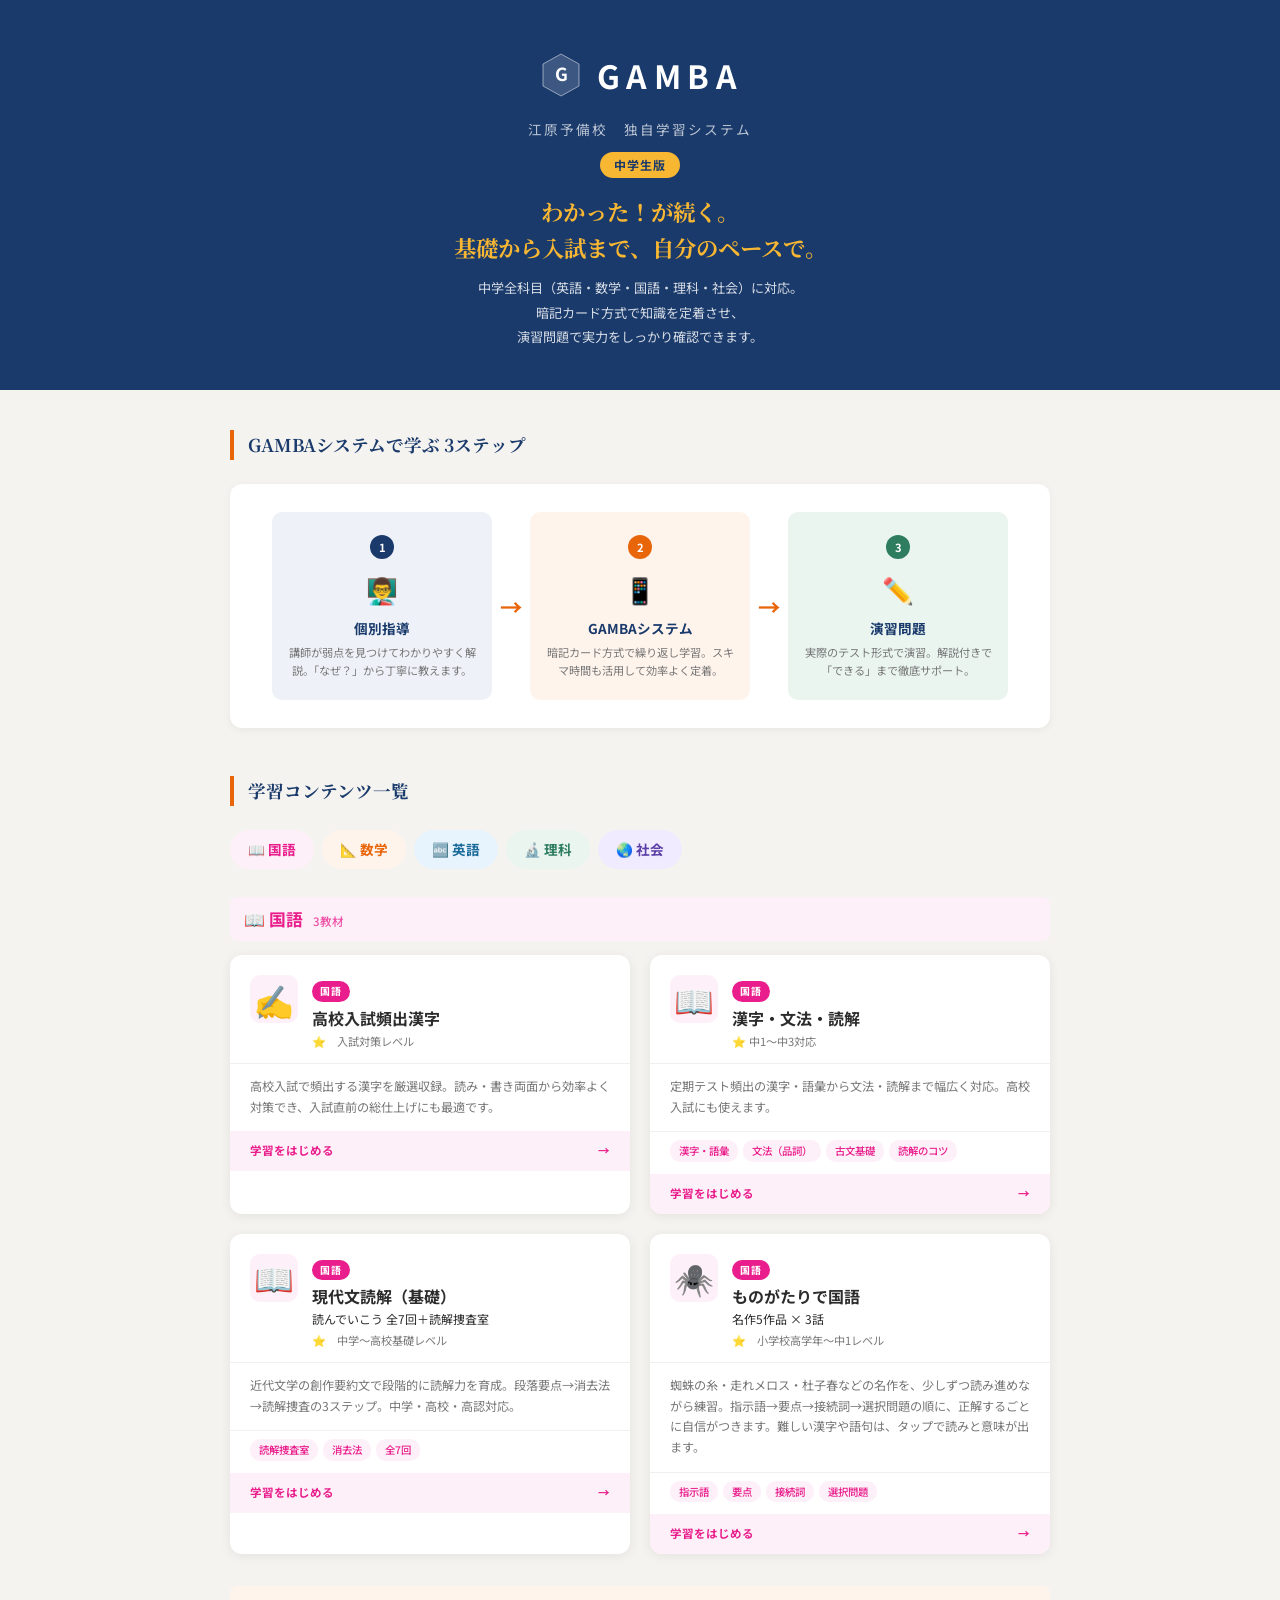
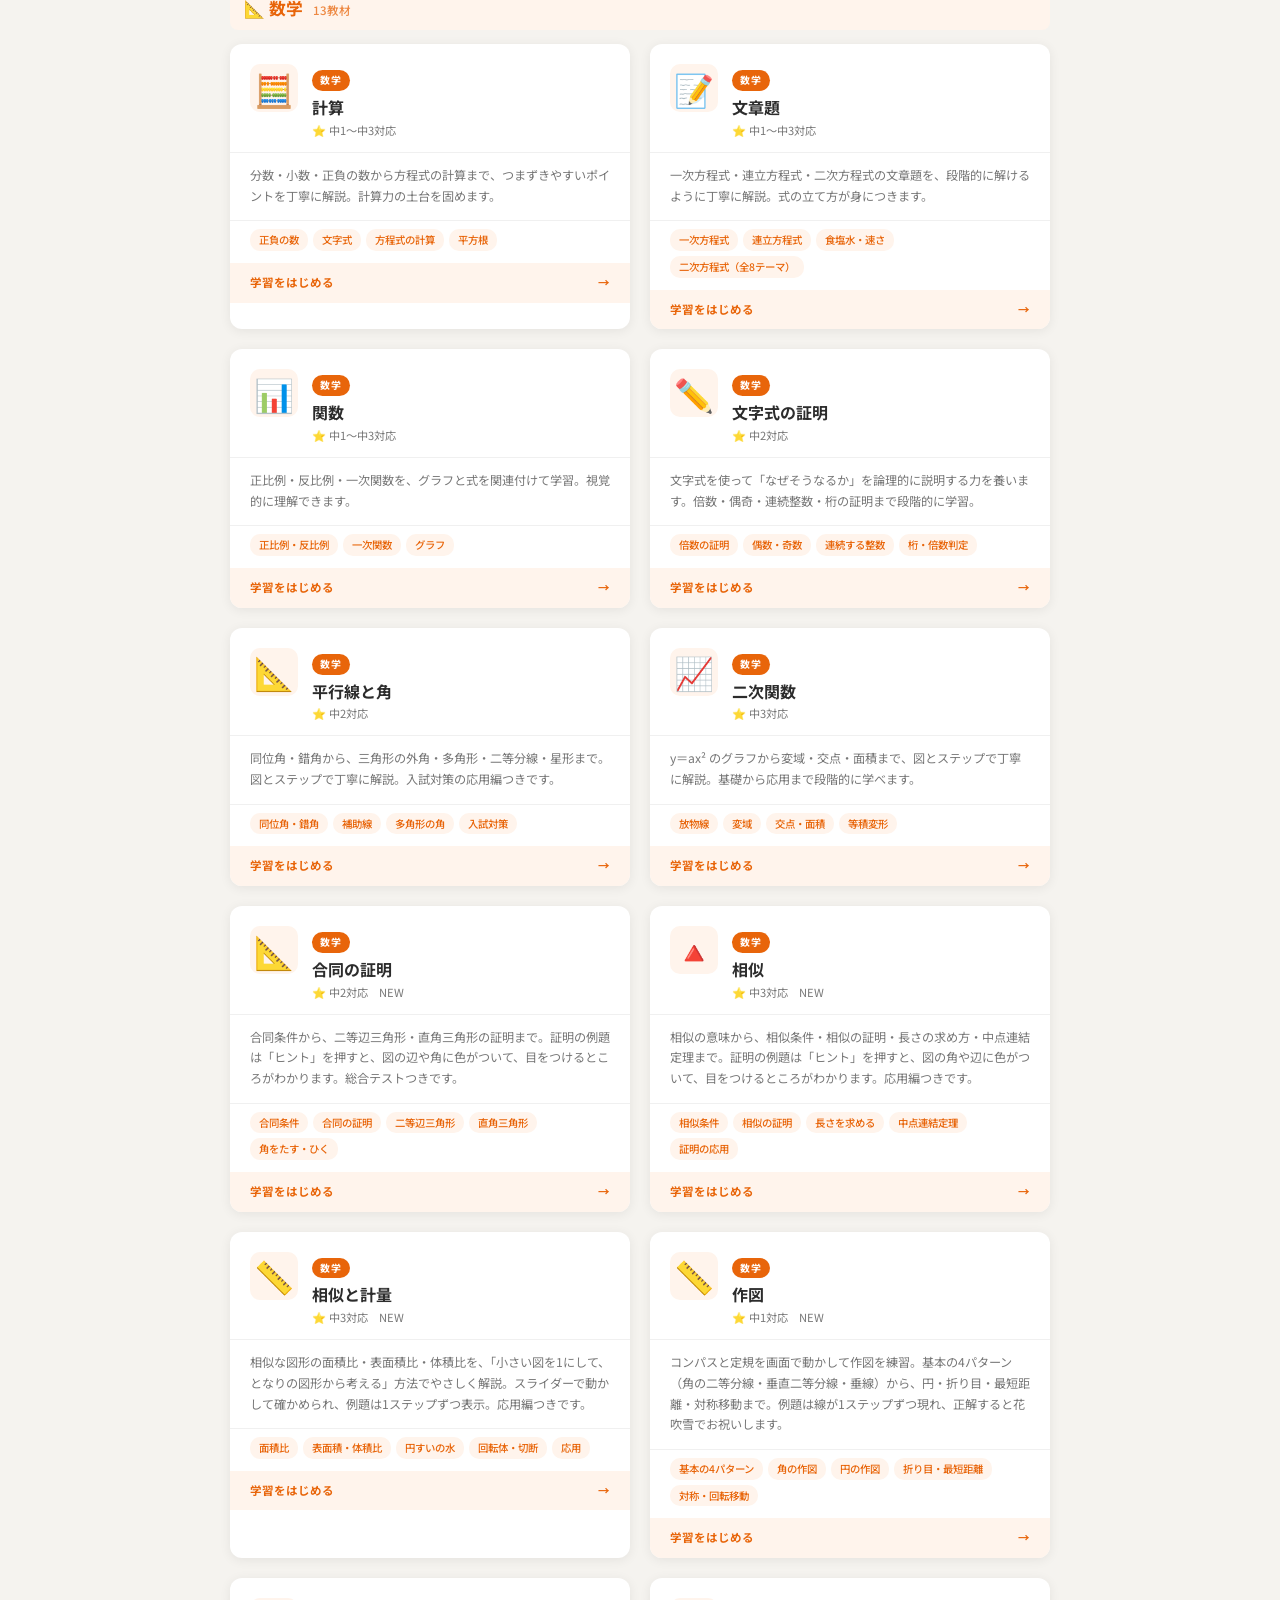
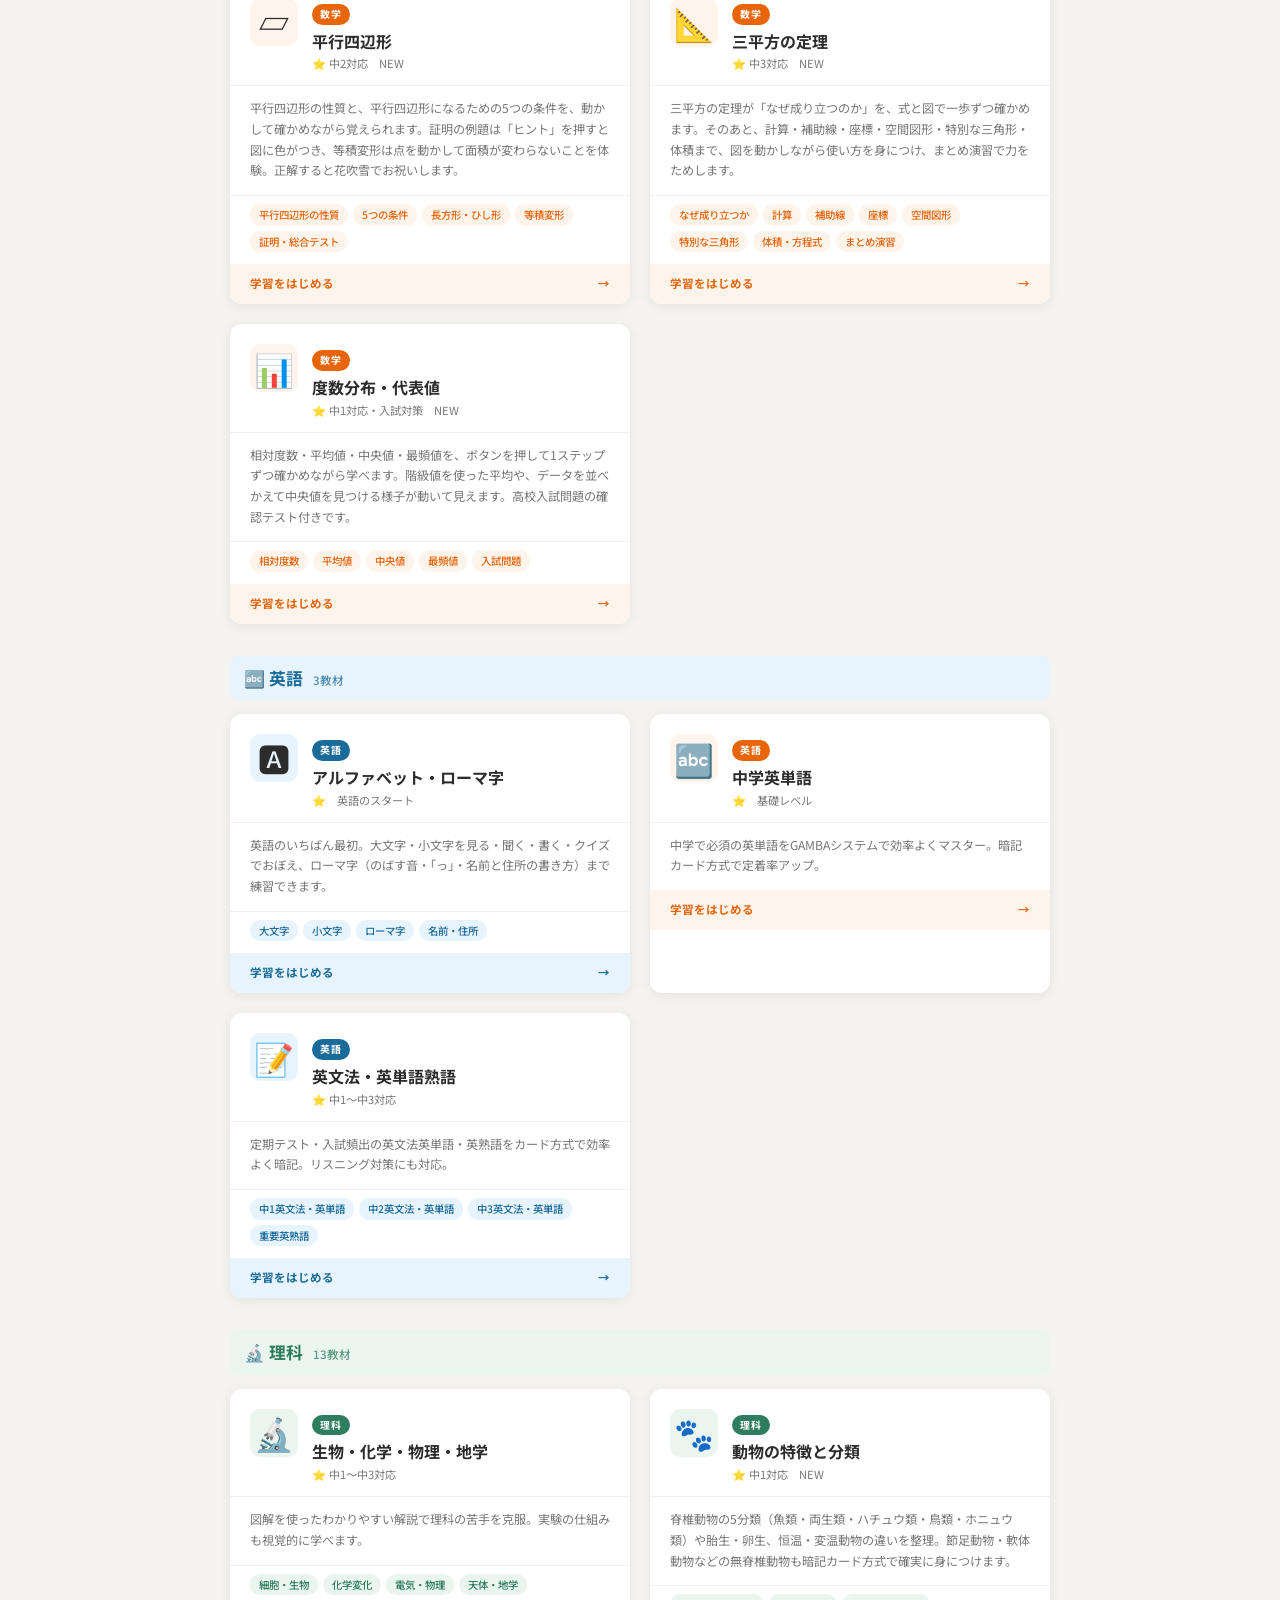
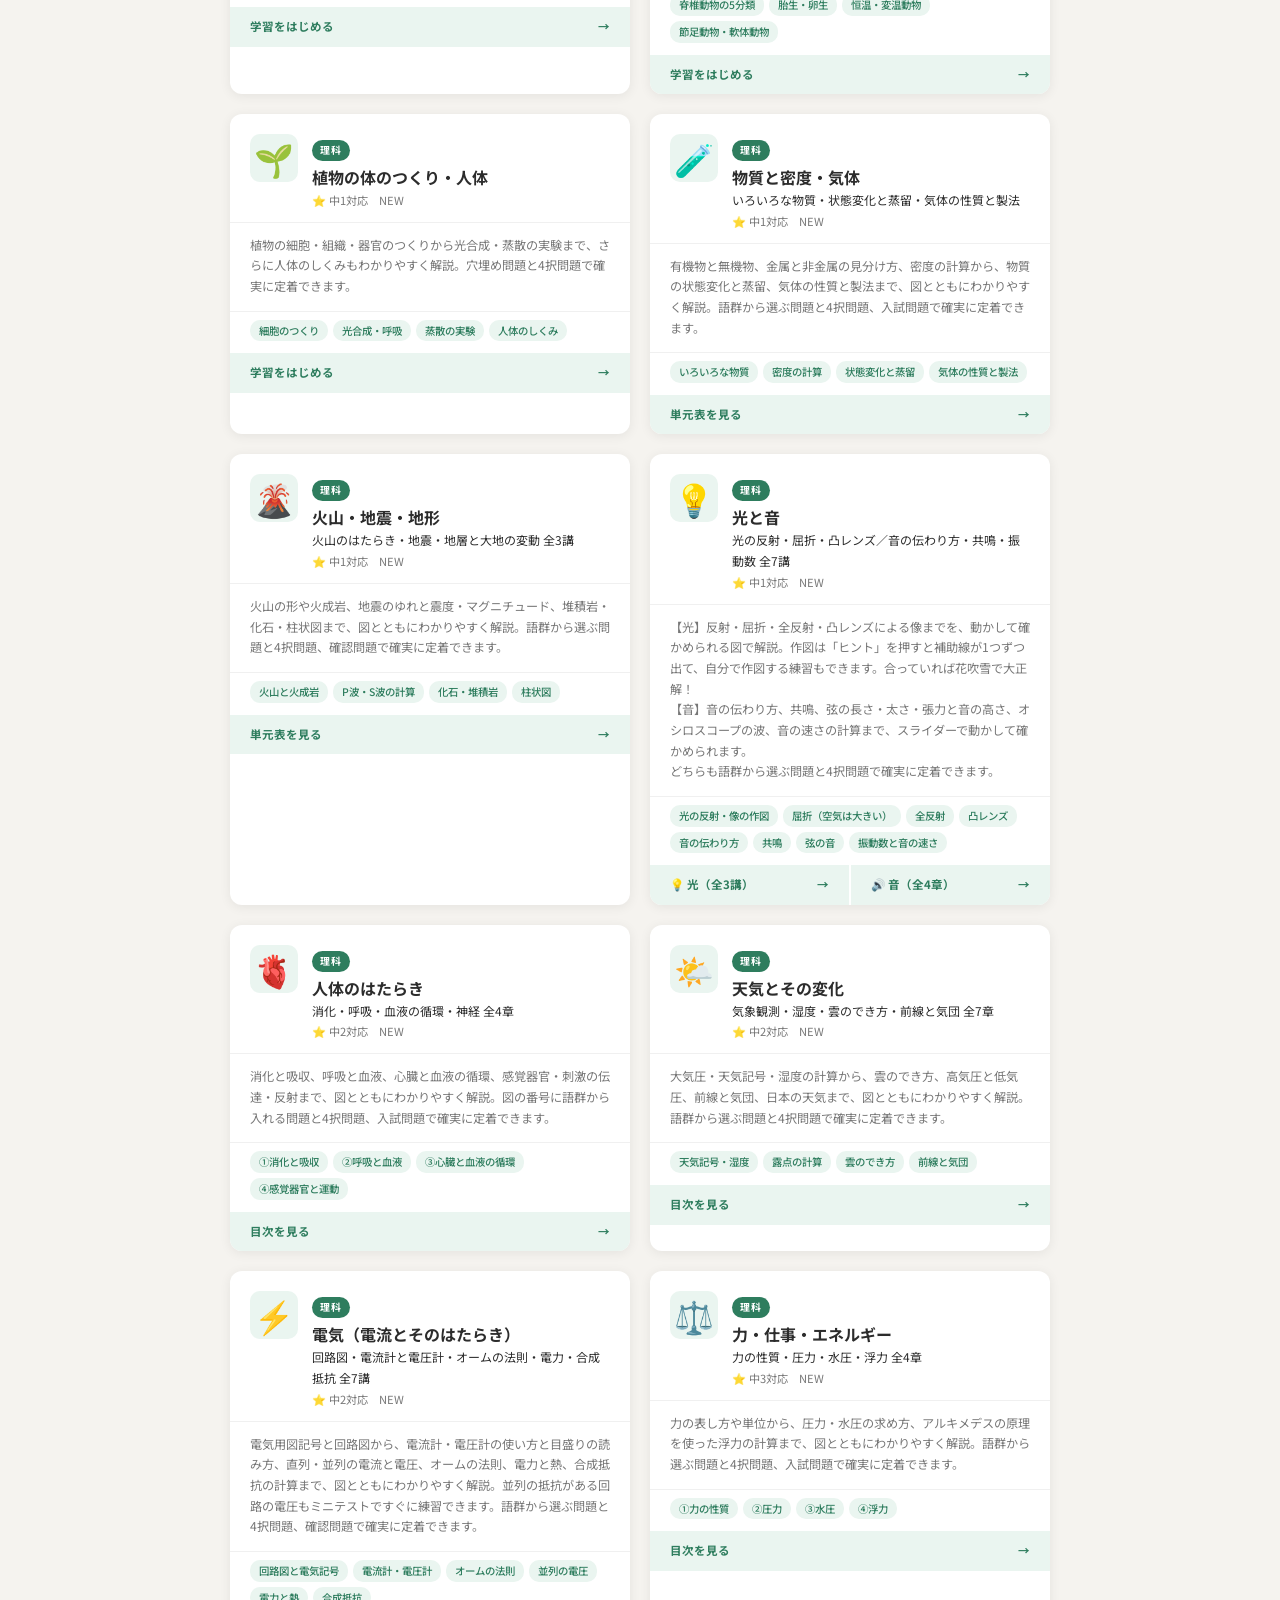
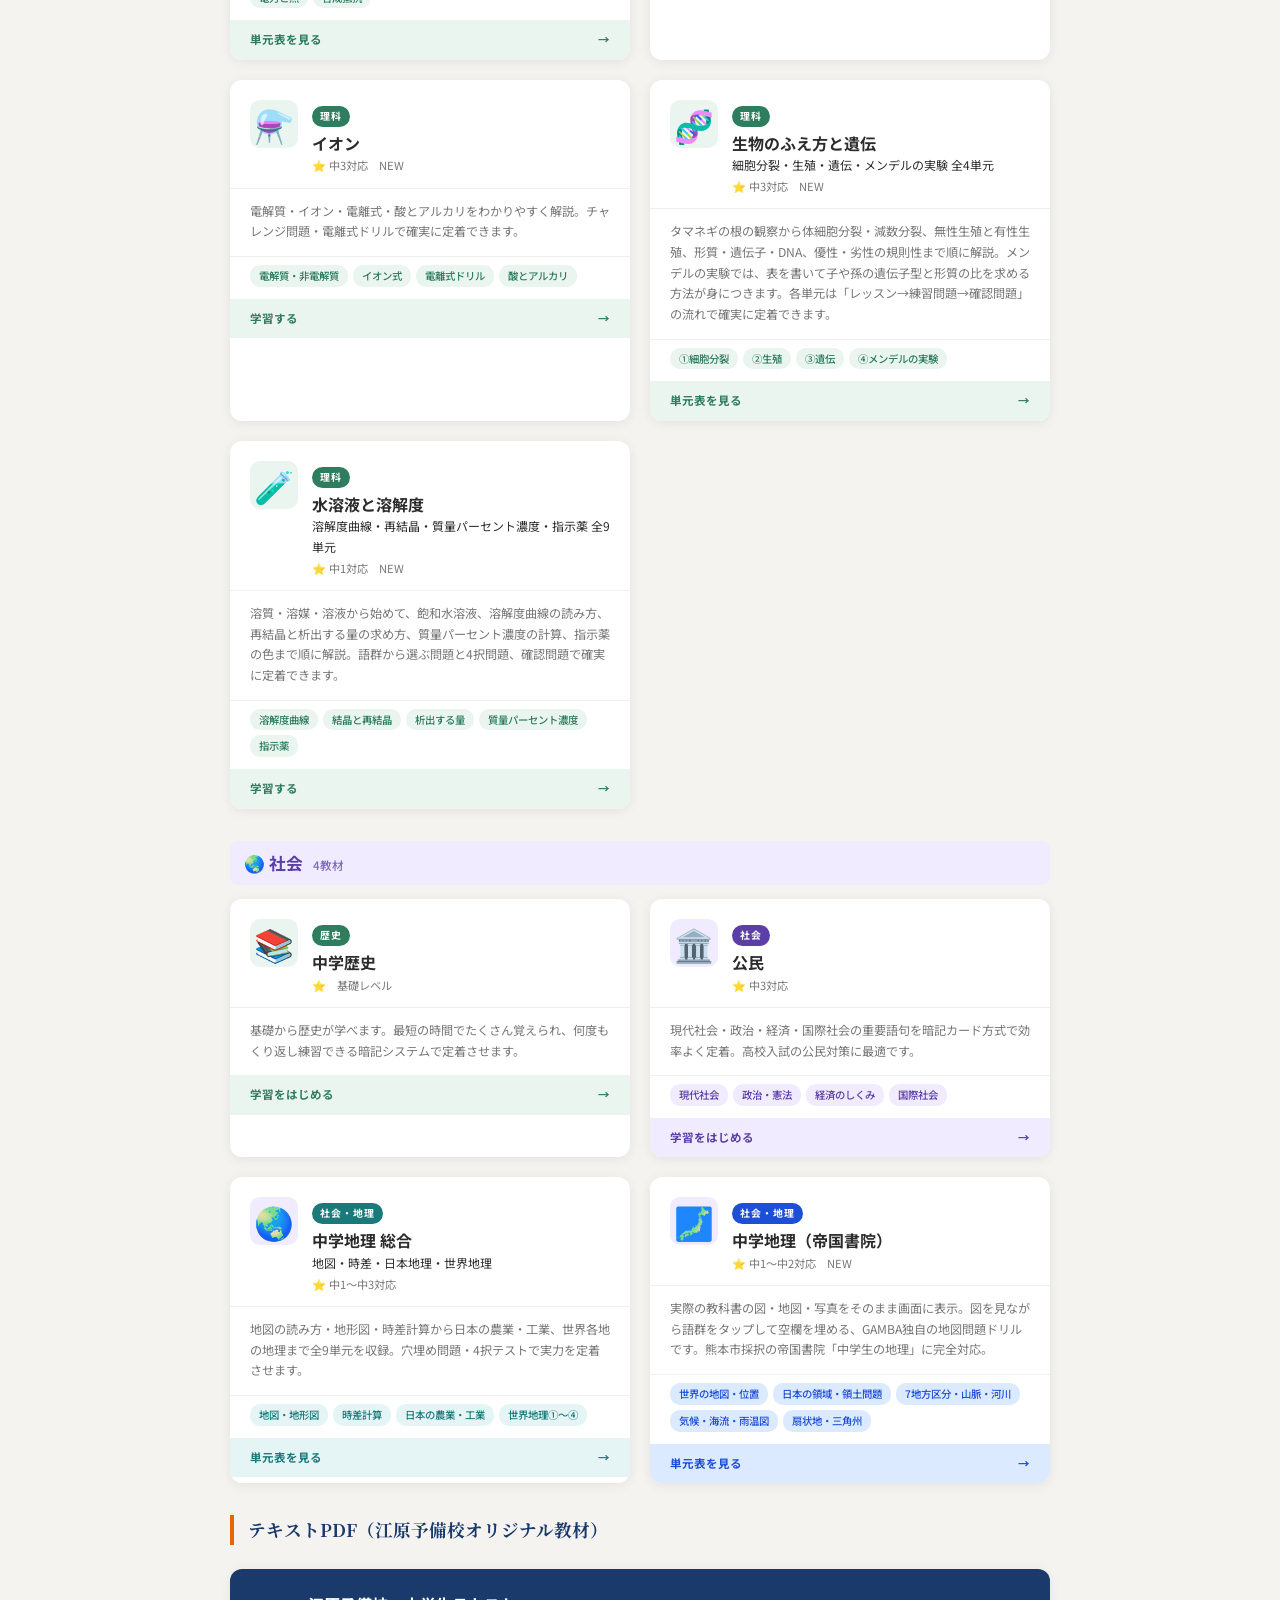
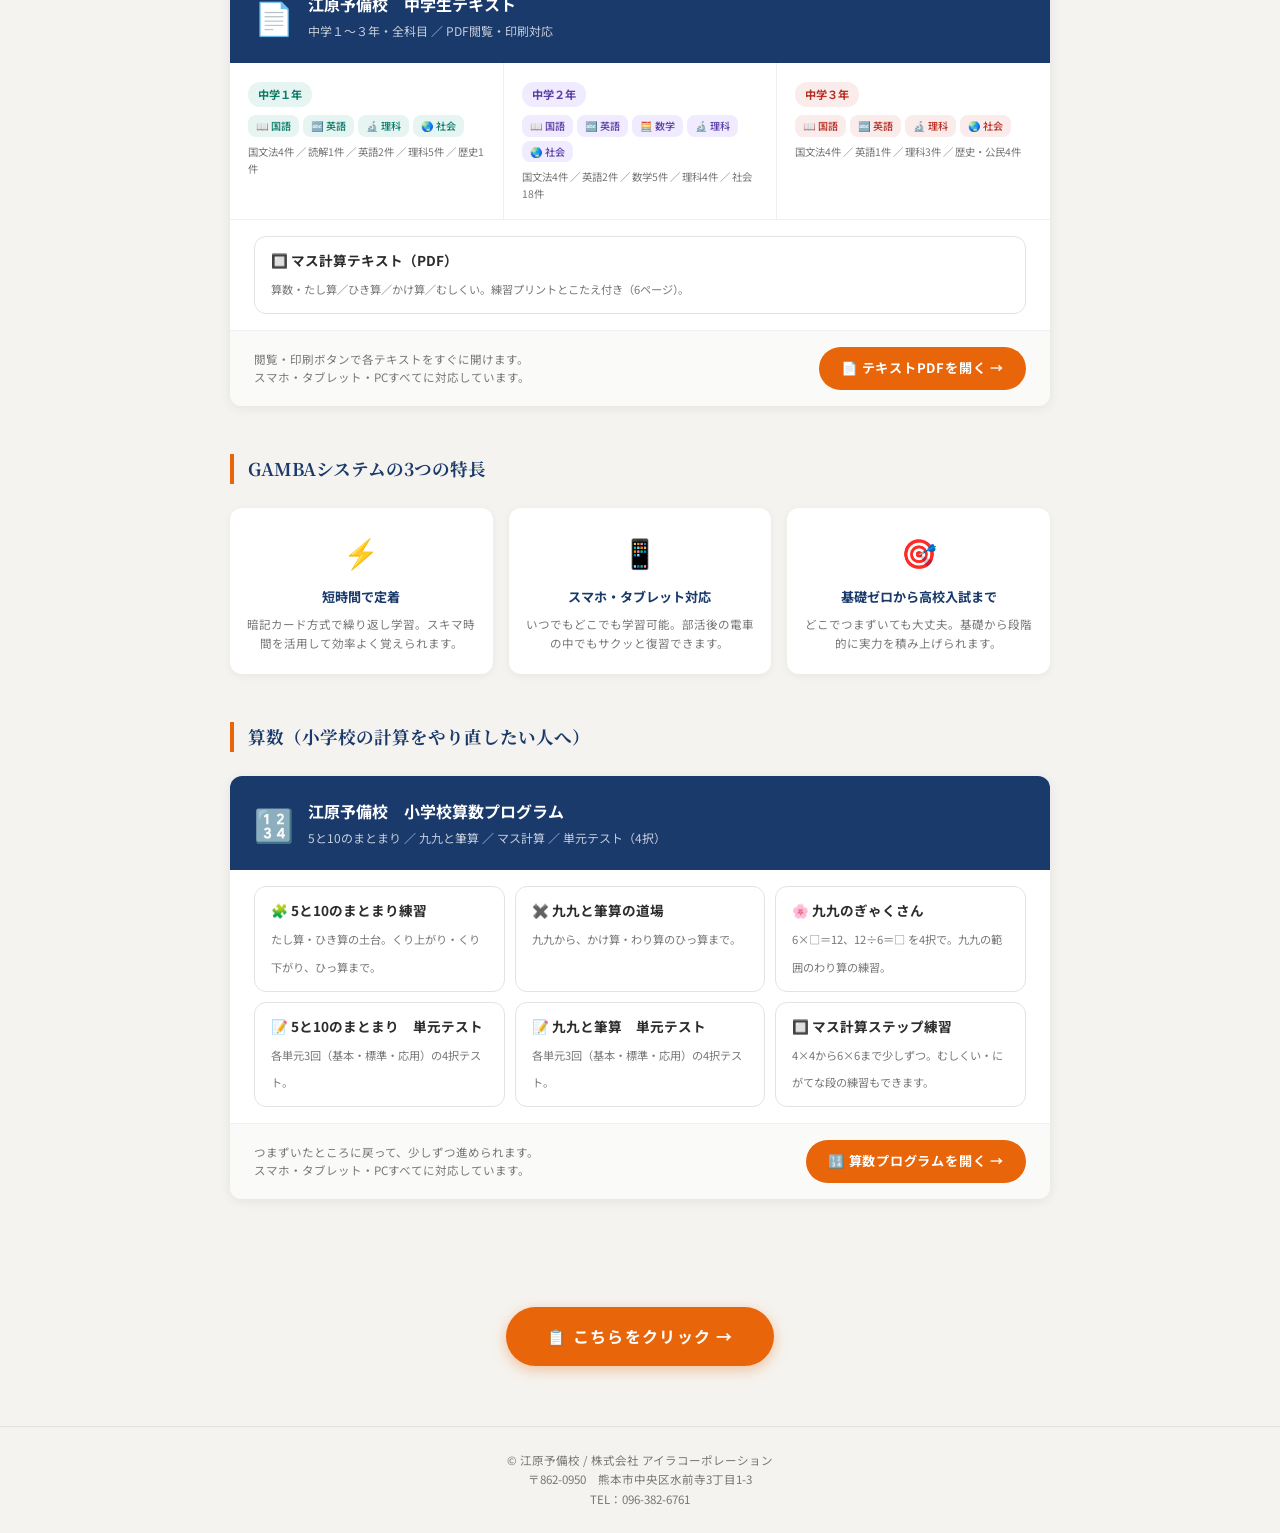
<file: gamba_chugaku_seito.html>
<!DOCTYPE html>
<html lang="ja">
<head>
<meta charset="UTF-8">
<meta name="viewport" content="width=device-width, initial-scale=1.0">
<title>GAMBAシステム 中学生用｜江原予備校</title>
<style>
  @import url('https://fonts.googleapis.com/css2?family=Noto+Sans+JP:wght@400;500;700&family=Noto+Serif+JP:wght@700&display=swap');
  :root {
    --navy: #1a3a6b; --navy-light: #eef2f8;
    --orange: #e8650a; --orange-light: #fff4ec;
    --gold: #f7b733; --text: #2c2c2c; --muted: #777;
    --bg: #f5f3ef; --white: #ffffff; --radius: 12px;
    --pink: #e91e8c; --pink-light: #fdf0f8;
  }
  * { margin:0; padding:0; box-sizing:border-box; }
  body { font-family:'Noto Sans JP',sans-serif; background:var(--bg); color:var(--text); line-height:1.7; }

  /* ===== パスワード保護オーバーレイ ===== */
  #pw-overlay {
    position: fixed; inset: 0; z-index: 9999;
    background: var(--navy);
    display: flex; align-items: center; justify-content: center;
    flex-direction: column;
  }
  #pw-box {
    background: white; border-radius: 16px; padding: 40px 32px;
    text-align: center; width: 90%; max-width: 380px;
    box-shadow: 0 8px 40px rgba(0,0,0,0.3);
  }
  #pw-logo {
    font-size: 2rem; font-weight: 700; letter-spacing: 0.2em;
    color: var(--navy); margin-bottom: 4px;
  }
  #pw-subtitle {
    font-size: 0.78rem; color: var(--muted); margin-bottom: 24px; letter-spacing: 0.1em;
  }
  .pw-label {
    font-size: 0.78rem; font-weight: 700; color: var(--navy);
    margin-bottom: 6px; display: block; text-align: left;
  }
  .pw-input {
    width: 100%; padding: 12px 16px; border: 2px solid #ddd; border-radius: 8px;
    font-size: 1rem; font-family: inherit; outline: none; text-align: left;
    letter-spacing: 0.05em; transition: border-color 0.2s;
    margin-bottom: 12px;
  }
  .pw-input:focus { border-color: var(--navy); }
  .pw-input.error { border-color: #e53e3e; animation: shake 0.3s ease; }
  @keyframes shake {
    0%,100%{ transform:translateX(0); }
    25%{ transform:translateX(-6px); }
    75%{ transform:translateX(6px); }
  }
  #pw-btn {
    width: 100%; padding: 12px; background: var(--orange); color: white;
    border: none; border-radius: 8px; font-size: 0.95rem; font-weight: 700;
    font-family: inherit; cursor: pointer; letter-spacing: 0.08em;
    transition: opacity 0.2s;
  }
  #pw-btn:hover { opacity: 0.85; }
  #pw-error {
    color: #e53e3e; font-size: 0.78rem; margin-top: 10px;
    display: none; font-weight: 700;
  }
  #pw-badge {
    width: 56px; height: 56px; margin: 0 auto 16px;
  }

  /* ===== ヒーロー ===== */
  .hero { background: var(--navy); color: white; padding: 48px 24px 40px; text-align: center; }
  .logo-wrap { display: inline-flex; align-items: center; gap: 12px; margin-bottom: 16px; }
  .logo-badge { width: 48px; height: 48px; }
  .logo-name { font-size: 2rem; font-weight: 700; letter-spacing: 0.2em; color: white; }
  .hero-sub { font-size: 0.85rem; color: rgba(255,255,255,0.7); letter-spacing: 0.15em; margin-bottom: 8px; }
  .hero-tag { display: inline-block; background: var(--gold); color: #1a3a6b; font-size: 0.75rem; font-weight: 700; padding: 3px 14px; border-radius: 20px; margin-bottom: 16px; letter-spacing: 0.08em; }
  .hero-catch { font-family: 'Noto Serif JP', serif; font-size: 1.4rem; font-weight: 700; color: var(--gold); margin-bottom: 10px; line-height: 1.6; }
  .hero-desc { font-size: 0.82rem; color: rgba(255,255,255,0.82); max-width: 500px; margin: 0 auto; line-height: 1.9; }

  .about-band { background: var(--orange); color: white; padding: 13px 24px; text-align: center; font-size: 0.82rem; font-weight: 700; letter-spacing: 0.08em; }

  .container { max-width: 860px; margin: 0 auto; padding: 40px 20px 60px; }

  .section-title { font-family: 'Noto Serif JP', serif; font-size: 1.1rem; font-weight: 700; color: var(--navy); margin-bottom: 24px; padding-left: 14px; border-left: 4px solid var(--orange); }

  /* ===== 科目カード ===== */
  .cards-grid { display: grid; grid-template-columns: repeat(2, 1fr); gap: 20px; margin-bottom: 48px; }
  @media(max-width:600px){ .cards-grid { grid-template-columns: 1fr; } }

  .subject-card { background: var(--white); border-radius: var(--radius); overflow: hidden; box-shadow: 0 2px 12px rgba(0,0,0,0.07); transition: transform 0.2s, box-shadow 0.2s; text-decoration: none; color: inherit; display: block; }
  .subject-card:hover { transform: translateY(-3px); box-shadow: 0 6px 24px rgba(0,0,0,0.12); }

  .card-top { padding: 20px 20px 12px; display: flex; align-items: flex-start; gap: 14px; }
  .card-emoji { font-size: 2rem; flex-shrink: 0; width: 48px; height: 48px; display: flex; align-items: center; justify-content: center; border-radius: 10px; }
  .card-category { font-size: 0.62rem; font-weight: 700; letter-spacing: 0.1em; padding: 2px 8px; border-radius: 20px; display: inline-block; margin-bottom: 6px; }
  .card-name { font-size: 1rem; font-weight: 700; color: var(--text); line-height: 1.3; }
  .card-level { font-size: 0.7rem; color: var(--muted); margin-top: 3px; }
  .card-desc { padding: 12px 20px 14px; font-size: 0.76rem; color: var(--muted); line-height: 1.7; border-top: 1px solid #f0f0f0; }
  .card-units { padding: 8px 20px 12px; display: flex; flex-wrap: wrap; gap: 5px; border-top: 1px solid #f0f0f0; }
  .unit-tag { font-size: 0.65rem; padding: 2px 9px; border-radius: 10px; font-weight: 500; }
  .card-footer-link { padding: 10px 20px; font-size: 0.72rem; font-weight: 700; display: flex; align-items: center; justify-content: space-between; }

  /* 英語：青 */
  .s1 .card-emoji { background: #e8f4fd; }
  .s1 .card-category { background: #1a6b9a; color: white; }
  .s1 .unit-tag { background: #e8f4fd; color: #1a6b9a; }
  .card-multi:hover { transform: none; }
  .card-footer-split { display: flex; gap: 2px; }
  .card-footer-split .card-footer-link { flex: 1; text-decoration: none; transition: filter 0.2s; }
  .card-footer-split .card-footer-link:hover { filter: brightness(0.94); }
  /* ===== 教科見出し・教科ナビ ===== */
  .subject-nav { display: flex; flex-wrap: wrap; gap: 8px; margin-bottom: 28px; }
  .subject-nav a { text-decoration: none; font-size: 0.85rem; font-weight: 700; padding: 8px 18px; border-radius: 999px; background: var(--navy-light); color: var(--navy); transition: filter 0.2s; }
  .subject-nav a:hover { filter: brightness(0.93); }
  .subject-nav a.s1 { background: #e8f4fd; color: #1a6b9a; }
  .subject-nav a.s2 { background: var(--orange-light); color: var(--orange); }
  .subject-nav a.s3 { background: var(--pink-light); color: var(--pink); }
  .subject-nav a.s4 { background: #eaf5f0; color: #2e7d5e; }
  .subject-nav a.s5 { background: #f0ebff; color: #5b3fa6; }
  .subject-heading { font-size: 1.05rem; font-weight: 700; margin: 8px 0 14px; padding: 8px 14px; border-radius: 8px; scroll-margin-top: 12px; }
  .subject-heading span { font-size: 0.72rem; font-weight: 500; margin-left: 10px; opacity: 0.75; }
  .subject-heading.s1 { background: #e8f4fd; color: #1a6b9a; }
  .subject-heading.s2 { background: var(--orange-light); color: var(--orange); }
  .subject-heading.s3 { background: var(--pink-light); color: var(--pink); }
  .subject-heading.s4 { background: #eaf5f0; color: #2e7d5e; }
  .subject-heading.s5 { background: #f0ebff; color: #5b3fa6; }
  .cards-grid { margin-bottom: 32px; }
  .s1 .card-footer-link { background: #e8f4fd; color: #1a6b9a; }

  /* 数学：オレンジ */
  .s2 .card-emoji { background: var(--orange-light); }
  .s2 .card-category { background: var(--orange); color: white; }
  .s2 .unit-tag { background: var(--orange-light); color: var(--orange); }
  .s2 .card-footer-link { background: var(--orange-light); color: var(--orange); }

  /* 国語：ピンク */
  .s3 .card-emoji { background: var(--pink-light); }
  .s3 .card-category { background: var(--pink); color: white; }
  .s3 .unit-tag { background: var(--pink-light); color: var(--pink); }
  .s3 .card-footer-link { background: var(--pink-light); color: var(--pink); }

  /* 理科：緑 */
  .s4 .card-emoji { background: #eaf5f0; }
  .s4 .card-category { background: #2e7d5e; color: white; }
  .s4 .unit-tag { background: #eaf5f0; color: #2e7d5e; }
  .s4 .card-footer-link { background: #eaf5f0; color: #2e7d5e; }

  /* 社会：紫 */
  .s5 .card-emoji { background: #f0ebff; }
  .s5 .card-category { background: #5b3fa6; color: white; }
  .s5 .unit-tag { background: #f0ebff; color: #5b3fa6; }
  .s5 .card-footer-link { background: #f0ebff; color: #5b3fa6; }

  /* ===== フロー ===== */
  .flow-wrap { background: var(--white); border-radius: var(--radius); padding: 28px 24px; margin-bottom: 48px; box-shadow: 0 2px 8px rgba(0,0,0,0.05); }
  .flow-steps { display: flex; align-items: stretch; gap: 0; flex-wrap: wrap; justify-content: center; }
  .flow-step { flex: 1; min-width: 160px; max-width: 220px; background: var(--navy-light); border-radius: 10px; padding: 20px 14px; text-align: center; position: relative; }
  .flow-num { display: inline-block; background: var(--navy); color: white; font-size: 0.7rem; font-weight: 700; width: 24px; height: 24px; border-radius: 50%; line-height: 24px; margin-bottom: 8px; }
  .flow-step-icon { font-size: 1.6rem; margin-bottom: 6px; }
  .flow-step-title { font-size: 0.85rem; font-weight: 700; color: var(--navy); margin-bottom: 4px; }
  .flow-step-text { font-size: 0.7rem; color: var(--muted); line-height: 1.6; }
  .flow-arrow { display: flex; align-items: center; padding: 0 8px; color: var(--orange); font-size: 1.4rem; font-weight: 700; align-self: center; }
  @media(max-width:600px){ .flow-arrow { display: none; } .flow-step { min-width: 100%; max-width: 100%; } }

  /* ===== 特長 ===== */
  .features-grid { display: grid; grid-template-columns: repeat(3, 1fr); gap: 16px; margin-bottom: 48px; }
  @media(max-width:600px){ .features-grid { grid-template-columns: 1fr; } }
  .feature-item { background: var(--white); border-radius: var(--radius); padding: 20px 16px; text-align: center; box-shadow: 0 2px 8px rgba(0,0,0,0.05); }
  .feature-icon { font-size: 1.8rem; margin-bottom: 10px; }
  .feature-title { font-size: 0.82rem; font-weight: 700; color: var(--navy); margin-bottom: 6px; }
  .feature-text { font-size: 0.72rem; color: var(--muted); line-height: 1.7; }

  /* ===== メインCTA ===== */
  .cta-section { background: var(--navy); border-radius: var(--radius); padding: 32px 24px; text-align: center; color: white; }
  .cta-title { font-family: 'Noto Serif JP', serif; font-size: 1.1rem; color: var(--gold); margin-bottom: 10px; }
  .cta-text { font-size: 0.8rem; color: rgba(255,255,255,0.8); margin-bottom: 20px; line-height: 1.8; }
  .cta-btn { display: inline-block; background: var(--orange); color: white; font-weight: 700; font-size: 0.9rem; padding: 12px 32px; border-radius: 30px; text-decoration: none; letter-spacing: 0.08em; transition: opacity 0.2s; }
  .cta-btn:hover { opacity: 0.85; }

  footer { text-align: center; padding: 24px; font-size: 0.72rem; color: var(--muted); border-top: 1px solid #e0e0e0; margin-top: 40px; }

  /* ===== テキストPDFパネル ===== */
  .tpdf-panel-wrap { background: var(--white); border-radius: var(--radius); overflow: hidden; box-shadow: 0 2px 12px rgba(0,0,0,0.07); margin-bottom: 48px; }
  .tpdf-panel-head { background: var(--navy); color: white; padding: 20px 24px; display: flex; align-items: center; gap: 14px; }
  .tpdf-panel-icon { font-size: 2rem; flex-shrink: 0; }
  .tpdf-panel-title { font-size: 1rem; font-weight: 700; margin-bottom: 3px; }
  .tpdf-panel-sub { font-size: 0.75rem; color: rgba(255,255,255,0.75); }
  .tpdf-grades-row { display: flex; gap: 0; border-bottom: 1px solid #f0f0f0; }
  .tpdf-grade-card { flex: 1; padding: 16px 18px; border-right: 1px solid #f0f0f0; }
  .tpdf-grade-card:last-child { border-right: none; }
  .tpdf-grade-label { font-size: 0.7rem; font-weight: 700; padding: 3px 10px; border-radius: 12px; display: inline-block; margin-bottom: 8px; }
  .tg1 .tpdf-grade-label { background: #E6F5F2; color: #0D7C6B; }
  .tg2 .tpdf-grade-label { background: #F0EBFF; color: #5B3FA6; }
  .tg3 .tpdf-grade-label { background: #FAECEA; color: #B83025; }
  .tpdf-subj-list { display: flex; flex-wrap: wrap; gap: 4px; }
  .tpdf-subj-tag { font-size: 0.63rem; padding: 2px 8px; border-radius: 8px; font-weight: 500; }
  .tg1 .tpdf-subj-tag { background: #E6F5F2; color: #0D7C6B; }
  .tg2 .tpdf-subj-tag { background: #F0EBFF; color: #5B3FA6; }
  .tg3 .tpdf-subj-tag { background: #FAECEA; color: #B83025; }
  .tpdf-pdf-counts { font-size: 0.65rem; color: var(--muted, #777); margin-top: 6px; }
  .tpdf-footer { padding: 16px 24px; display: flex; align-items: center; justify-content: space-between; flex-wrap: wrap; gap: 12px; background: #fafaf8; }
  .tpdf-footer-note { font-size: 0.72rem; color: var(--muted, #777); line-height: 1.6; }
  .tpdf-open-btn { display: inline-flex; align-items: center; gap: 8px; background: var(--orange); color: white; font-weight: 700; font-size: 0.82rem; padding: 10px 22px; border-radius: 24px; text-decoration: none; letter-spacing: 0.06em; transition: opacity 0.2s; white-space: nowrap; }
  .tpdf-open-btn:hover { opacity: 0.85; }
  @media(max-width:560px){ .tpdf-grades-row { flex-direction: column; } .tpdf-grade-card { border-right: none; border-bottom: 1px solid #f0f0f0; } .tpdf-grade-card:last-child { border-bottom: none; } }


  /* ===== 算数パネル ===== */
  .sansu-links { display: flex; flex-wrap: wrap; gap: 10px; padding: 16px 24px; border-bottom: 1px solid #f0f0f0; }
  .sansu-link { flex: 1 1 220px; display: block; text-decoration: none; border: 1.5px solid #e3e3e3; border-radius: 12px; padding: 12px 16px; color: var(--text); transition: border-color 0.2s, background 0.2s; }
  .sansu-link:hover { border-color: var(--orange); background: var(--orange-light); }
  .sansu-link b { display: block; font-size: 0.85rem; margin-bottom: 2px; }
  .sansu-link span { font-size: 0.7rem; color: var(--muted, #777); line-height: 1.6; }

  /* ===== 下部ボタン ===== */
  .bottom-btn-wrap { max-width: 860px; margin: 0 auto; padding: 0 20px 20px; text-align: center; }
  .bottom-btn { display: inline-block; background: var(--orange); color: white; font-weight: 700; font-size: 1rem; padding: 16px 40px; border-radius: 40px; text-decoration: none; letter-spacing: 0.08em; box-shadow: 0 4px 14px rgba(232,101,10,0.35); transition: opacity 0.2s, transform 0.2s; }
  .bottom-btn:hover { opacity: 0.88; transform: translateY(-2px); }
</style>
</head>
<body>

<!-- ===== パスワード保護オーバーレイ ===== -->
<div id="pw-overlay">
  <div id="pw-box">
    <svg id="pw-badge" viewBox="0 0 56 56">
      <polygon points="28,4 50,16 50,40 28,52 6,40 6,16" fill="#1a3a6b"/>
      <text x="28" y="35" text-anchor="middle" font-family="'Noto Sans JP',sans-serif" font-size="22" font-weight="700" fill="white">G</text>
    </svg>
    <div id="pw-logo">GAMBA</div>
    <div id="pw-subtitle">江原予備校　中学生システム</div>
    <label class="pw-label" for="id-input">🎓 生徒ID</label>
    <input id="id-input" class="pw-input" type="text" placeholder="例）CHU1-2026-001" autocomplete="off" />
    <label class="pw-label" for="pw-input">🔒 パスワード</label>
    <input id="pw-input" class="pw-input" type="password" placeholder="パスワード" autocomplete="off" />
    <button id="pw-btn" onclick="checkPassword()">ログイン</button>
    <div id="pw-error">IDまたはパスワードが違います。もう一度お試しください。</div>
  </div>
</div>

<!-- ===== ウェルカムバナー（ログイン後表示） ===== -->
<div id="welcome-bar" style="display:none; background:var(--gold); color:#1a3a6b; text-align:center; padding:10px 16px; font-size:0.88rem; font-weight:700; letter-spacing:0.05em;">
  👋 <span id="welcome-name"></span>さん、こんにちは！今日もいっしょにがんばろう🌟
</div>

<!-- ===== ヒーロー ===== -->
<div class="hero">
  <div class="logo-wrap">
    <svg class="logo-badge" viewBox="0 0 48 48">
      <polygon points="24,3 42,13 42,35 24,45 6,35 6,13" fill="rgba(255,255,255,0.15)" stroke="rgba(255,255,255,0.5)" stroke-width="1"/>
      <text x="24" y="30" text-anchor="middle" font-family="'Noto Sans JP',sans-serif" font-size="18" font-weight="700" fill="white">G</text>
    </svg>
    <span class="logo-name">GAMBA</span>
  </div>
  <div class="hero-sub">江原予備校　独自学習システム</div>
  <div class="hero-tag">中学生版</div>
  <div class="hero-catch">わかった！が続く。<br>基礎から入試まで、自分のペースで。</div>
  <div class="hero-desc">
    中学全科目（英語・数学・国語・理科・社会）に対応。<br>
    暗記カード方式で知識を定着させ、<br>
    演習問題で実力をしっかり確認できます。
  </div>
</div>


<div class="container">

  <!-- ===== 学習の流れ ===== -->
  <div class="section-title">GAMBAシステムで学ぶ 3ステップ</div>
  <div class="flow-wrap">
    <div class="flow-steps">
      <div class="flow-step">
        <div class="flow-num">1</div>
        <div class="flow-step-icon">👨‍🏫</div>
        <div class="flow-step-title">個別指導</div>
        <div class="flow-step-text">講師が弱点を見つけてわかりやすく解説。「なぜ？」から丁寧に教えます。</div>
      </div>
      <div class="flow-arrow">→</div>
      <div class="flow-step" style="background:#fff4ec;">
        <div class="flow-num" style="background:var(--orange);">2</div>
        <div class="flow-step-icon">📱</div>
        <div class="flow-step-title">GAMBAシステム</div>
        <div class="flow-step-text">暗記カード方式で繰り返し学習。スキマ時間も活用して効率よく定着。</div>
      </div>
      <div class="flow-arrow">→</div>
      <div class="flow-step" style="background:#eaf5f0;">
        <div class="flow-num" style="background:#2e7d5e;">3</div>
        <div class="flow-step-icon">✏️</div>
        <div class="flow-step-title">演習問題</div>
        <div class="flow-step-text">実際のテスト形式で演習。解説付きで「できる」まで徹底サポート。</div>
      </div>
    </div>
  </div>

  <!-- ===== 科目カード ===== -->
  <div class="section-title">学習コンテンツ一覧</div>
  <div class="subject-nav">
    <a href="#kokugo" class="s3">📖 国語</a>
    <a href="#sugaku" class="s2">📐 数学</a>
    <a href="#eigo" class="s1">🔤 英語</a>
    <a href="#rika" class="s4">🔬 理科</a>
    <a href="#shakai" class="s5">🌏 社会</a>
  </div>

  <!-- ===== 国語 ===== -->
  <h3 class="subject-heading s3" id="kokugo">📖 国語<span>3教材</span></h3>
  <div class="cards-grid">

    <!-- 高校入試頻出漢字 -->
    <a class="subject-card s3" href="https://realizefield.github.io/j-kanji/kounin-kanji-index.html" target="_blank">
      <div class="card-top">
        <div class="card-emoji">✍️</div>
        <div class="card-info">
          <div class="card-category">国語</div>
          <div class="card-name">高校入試頻出漢字</div>
          <div class="card-level">⭐　入試対策レベル</div>
        </div>
      </div>
      <div class="card-desc">高校入試で頻出する漢字を厳選収録。読み・書き両面から効率よく対策でき、入試直前の総仕上げにも最適です。</div>
      <div class="card-footer-link">学習をはじめる <span>→</span></div>
    </a>

    <!-- 国語 -->
    <a class="subject-card s3" href="https://realizefield.github.io/kokubunpo/" target="_blank">
      <div class="card-top">
        <div class="card-emoji">📖</div>
        <div class="card-info">
          <div class="card-category">国語</div>
          <div class="card-name">漢字・文法・読解</div>
          <div class="card-level">⭐ 中1〜中3対応</div>
        </div>
      </div>
      <div class="card-desc">定期テスト頻出の漢字・語彙から文法・読解まで幅広く対応。高校入試にも使えます。</div>
      <div class="card-units">
        <span class="unit-tag">漢字・語彙</span>
        <span class="unit-tag">文法（品詞）</span>
        <span class="unit-tag">古文基礎</span>
        <span class="unit-tag">読解のコツ</span>
      </div>
      <div class="card-footer-link">学習をはじめる <span>→</span></div>
    </a>

    <a class="subject-card s3" href="https://realizefield.github.io/Japanese/yondeikou_index.html" target="_blank">
      <div class="card-top">
        <div class="card-emoji">📖</div>
        <div class="card-info">
          <div class="card-category">国語</div>
          <div class="card-name">現代文読解（基礎）<br><span style="font-size:0.75rem;font-weight:400">読んでいこう 全7回＋読解捜査室</span></div>
          <div class="card-level">⭐　中学〜高校基礎レベル</div>
        </div>
      </div>
      <div class="card-desc">近代文学の創作要約文で段階的に読解力を育成。段落要点→消去法→読解捜査の3ステップ。中学・高校・高認対応。</div>
      <div class="card-units">
        <span class="unit-tag">読解捜査室</span>
        <span class="unit-tag">消去法</span>
        <span class="unit-tag">全7回</span>
      </div>
      <div class="card-footer-link">学習をはじめる <span>→</span></div>
    </a>

    <a class="subject-card s3" href="https://realizefield.github.io/kokugo_monogatari/kokugo_monogatari.html" target="_blank">
      <div class="card-top">
        <div class="card-emoji">🕷️</div>
        <div class="card-info">
          <div class="card-category">国語</div>
          <div class="card-name">ものがたりで国語<br><span style="font-size:0.75rem;font-weight:400">名作5作品 × 3話</span></div>
          <div class="card-level">⭐　小学校高学年〜中1レベル</div>
        </div>
      </div>
      <div class="card-desc">蜘蛛の糸・走れメロス・杜子春などの名作を、少しずつ読み進めながら練習。指示語→要点→接続詞→選択問題の順に、正解するごとに自信がつきます。難しい漢字や語句は、タップで読みと意味が出ます。</div>
      <div class="card-units">
        <span class="unit-tag">指示語</span>
        <span class="unit-tag">要点</span>
        <span class="unit-tag">接続詞</span>
        <span class="unit-tag">選択問題</span>
      </div>
      <div class="card-footer-link">学習をはじめる <span>→</span></div>
    </a>

  </div>

  <!-- ===== 数学 ===== -->
  <h3 class="subject-heading s2" id="sugaku">📐 数学<span>13教材</span></h3>
  <div class="cards-grid">

    <!-- 数学：計算 -->
    <a class="subject-card s2" href="https://realizefield.github.io/j-math/gamba_chugaku.html" target="_blank">
      <div class="card-top">
        <div class="card-emoji">🧮</div>
        <div class="card-info">
          <div class="card-category">数学</div>
          <div class="card-name">計算</div>
          <div class="card-level">⭐ 中1〜中3対応</div>
        </div>
      </div>
      <div class="card-desc">分数・小数・正負の数から方程式の計算まで、つまずきやすいポイントを丁寧に解説。計算力の土台を固めます。</div>
      <div class="card-units">
        <span class="unit-tag">正負の数</span>
        <span class="unit-tag">文字式</span>
        <span class="unit-tag">方程式の計算</span>
        <span class="unit-tag">平方根</span>
      </div>
      <div class="card-footer-link">学習をはじめる <span>→</span></div>
    </a>

    <!-- 数学：文章題 -->
    <a class="subject-card s2" href="https://realizefield.github.io/bunshoudai/bunshou_index.html" target="_blank">
      <div class="card-top">
        <div class="card-emoji">📝</div>
        <div class="card-info">
          <div class="card-category">数学</div>
          <div class="card-name">文章題</div>
          <div class="card-level">⭐ 中1〜中3対応</div>
        </div>
      </div>
      <div class="card-desc">一次方程式・連立方程式・二次方程式の文章題を、段階的に解けるように丁寧に解説。式の立て方が身につきます。</div>
      <div class="card-units">
        <span class="unit-tag">一次方程式</span>
        <span class="unit-tag">連立方程式</span>
        <span class="unit-tag">食塩水・速さ</span>
        <span class="unit-tag">二次方程式（全8テーマ）</span>
      </div>
      <div class="card-footer-link">学習をはじめる <span>→</span></div>
    </a>

    <!-- 数学：関数 -->
    <a class="subject-card s2" href="https://realizefield.github.io/j-math-kansu/kansuu.html" target="_blank">
      <div class="card-top">
        <div class="card-emoji">📊</div>
        <div class="card-info">
          <div class="card-category">数学</div>
          <div class="card-name">関数</div>
          <div class="card-level">⭐ 中1〜中3対応</div>
        </div>
      </div>
      <div class="card-desc">正比例・反比例・一次関数を、グラフと式を関連付けて学習。視覚的に理解できます。</div>
      <div class="card-units">
        <span class="unit-tag">正比例・反比例</span>
        <span class="unit-tag">一次関数</span>
        <span class="unit-tag">グラフ</span>
      </div>
      <div class="card-footer-link">学習をはじめる <span>→</span></div>
    </a>

    <!-- 数学：文字式の証明 -->
    <a class="subject-card s2" href="https://realizefield.github.io/j-math-mojiproof/MA_proof_index.html" target="_blank">
      <div class="card-top">
        <div class="card-emoji">✏️</div>
        <div class="card-info">
          <div class="card-category">数学</div>
          <div class="card-name">文字式の証明</div>
          <div class="card-level">⭐ 中2対応</div>
        </div>
      </div>
      <div class="card-desc">文字式を使って「なぜそうなるか」を論理的に説明する力を養います。倍数・偶奇・連続整数・桁の証明まで段階的に学習。</div>
      <div class="card-units">
        <span class="unit-tag">倍数の証明</span>
        <span class="unit-tag">偶数・奇数</span>
        <span class="unit-tag">連続する整数</span>
        <span class="unit-tag">桁・倍数判定</span>
      </div>
      <div class="card-footer-link">学習をはじめる <span>→</span></div>
    </a>

    <!-- 数学：平行線と角 -->
    <a class="subject-card s2" href="https://realizefield.github.io/j-math/heikosen-to-kaku.html" target="_blank">
      <div class="card-top">
        <div class="card-emoji">📐</div>
        <div class="card-info">
          <div class="card-category">数学</div>
          <div class="card-name">平行線と角</div>
          <div class="card-level">⭐ 中2対応</div>
        </div>
      </div>
      <div class="card-desc">同位角・錯角から、三角形の外角・多角形・二等分線・星形まで。図とステップで丁寧に解説。入試対策の応用編つきです。</div>
      <div class="card-units">
        <span class="unit-tag">同位角・錯角</span>
        <span class="unit-tag">補助線</span>
        <span class="unit-tag">多角形の角</span>
        <span class="unit-tag">入試対策</span>
      </div>
      <div class="card-footer-link">学習をはじめる <span>→</span></div>
    </a>

    <!-- 数学：二次関数 -->
    <a class="subject-card s2" href="https://realizefield.github.io/j-math-kansu/nijikansuu.html" target="_blank">
      <div class="card-top">
        <div class="card-emoji">📈</div>
        <div class="card-info">
          <div class="card-category">数学</div>
          <div class="card-name">二次関数</div>
          <div class="card-level">⭐ 中3対応</div>
        </div>
      </div>
      <div class="card-desc">y＝ax² のグラフから変域・交点・面積まで、図とステップで丁寧に解説。基礎から応用まで段階的に学べます。</div>
      <div class="card-units">
        <span class="unit-tag">放物線</span>
        <span class="unit-tag">変域</span>
        <span class="unit-tag">交点・面積</span>
        <span class="unit-tag">等積変形</span>
      </div>
      <div class="card-footer-link">学習をはじめる <span>→</span></div>
    </a>

    <!-- 数学：合同の証明 -->
    <a class="subject-card s2" href="https://realizefield.github.io/j-math-goudou/goudou-gamba.html" target="_blank">
      <div class="card-top">
        <div class="card-emoji">📐</div>
        <div class="card-info">
          <div class="card-category">数学</div>
          <div class="card-name">合同の証明</div>
          <div class="card-level">⭐ 中2対応　NEW</div>
        </div>
      </div>
      <div class="card-desc">合同条件から、二等辺三角形・直角三角形の証明まで。証明の例題は「ヒント」を押すと、図の辺や角に色がついて、目をつけるところがわかります。総合テストつきです。</div>
      <div class="card-units">
        <span class="unit-tag">合同条件</span>
        <span class="unit-tag">合同の証明</span>
        <span class="unit-tag">二等辺三角形</span>
        <span class="unit-tag">直角三角形</span>
        <span class="unit-tag">角をたす・ひく</span>
      </div>
      <div class="card-footer-link">学習をはじめる <span>→</span></div>
    </a>

    <!-- 数学：相似 -->
    <a class="subject-card s2" href="https://realizefield.github.io/j-math-souji/souji-gamba.html" target="_blank">
      <div class="card-top">
        <div class="card-emoji">🔺</div>
        <div class="card-info">
          <div class="card-category">数学</div>
          <div class="card-name">相似</div>
          <div class="card-level">⭐ 中3対応　NEW</div>
        </div>
      </div>
      <div class="card-desc">相似の意味から、相似条件・相似の証明・長さの求め方・中点連結定理まで。証明の例題は「ヒント」を押すと、図の角や辺に色がついて、目をつけるところがわかります。応用編つきです。</div>
      <div class="card-units">
        <span class="unit-tag">相似条件</span>
        <span class="unit-tag">相似の証明</span>
        <span class="unit-tag">長さを求める</span>
        <span class="unit-tag">中点連結定理</span>
        <span class="unit-tag">証明の応用</span>
      </div>
      <div class="card-footer-link">学習をはじめる <span>→</span></div>
    </a>

    <!-- 数学：相似と計量 -->
    <a class="subject-card s2" href="https://realizefield.github.io/soji-to-keiryo/soji-to-keiryo.html" target="_blank">
      <div class="card-top">
        <div class="card-emoji">📏</div>
        <div class="card-info">
          <div class="card-category">数学</div>
          <div class="card-name">相似と計量</div>
          <div class="card-level">⭐ 中3対応　NEW</div>
        </div>
      </div>
      <div class="card-desc">相似な図形の面積比・表面積比・体積比を、「小さい図を1にして、となりの図形から考える」方法でやさしく解説。スライダーで動かして確かめられ、例題は1ステップずつ表示。応用編つきです。</div>
      <div class="card-units">
        <span class="unit-tag">面積比</span>
        <span class="unit-tag">表面積・体積比</span>
        <span class="unit-tag">円すいの水</span>
        <span class="unit-tag">回転体・切断</span>
        <span class="unit-tag">応用</span>
      </div>
      <div class="card-footer-link">学習をはじめる <span>→</span></div>
    </a>

    <!-- 数学：作図 -->
    <a class="subject-card s2" href="https://realizefield.github.io/j-math-zukei/sakuzu-chu1.html" target="_blank">
      <div class="card-top">
        <div class="card-emoji">📏</div>
        <div class="card-info">
          <div class="card-category">数学</div>
          <div class="card-name">作図</div>
          <div class="card-level">⭐ 中1対応　NEW</div>
        </div>
      </div>
      <div class="card-desc">コンパスと定規を画面で動かして作図を練習。基本の4パターン（角の二等分線・垂直二等分線・垂線）から、円・折り目・最短距離・対称移動まで。例題は線が1ステップずつ現れ、正解すると花吹雪でお祝いします。</div>
      <div class="card-units">
        <span class="unit-tag">基本の4パターン</span>
        <span class="unit-tag">角の作図</span>
        <span class="unit-tag">円の作図</span>
        <span class="unit-tag">折り目・最短距離</span>
        <span class="unit-tag">対称・回転移動</span>
      </div>
      <div class="card-footer-link">学習をはじめる <span>→</span></div>
    </a>

    <!-- 数学：平行四辺形 -->
    <a class="subject-card s2" href="https://realizefield.github.io/j-math-zukei/heikou-shihenkei-gamba.html" target="_blank">
      <div class="card-top">
        <div class="card-emoji">▱</div>
        <div class="card-info">
          <div class="card-category">数学</div>
          <div class="card-name">平行四辺形</div>
          <div class="card-level">⭐ 中2対応　NEW</div>
        </div>
      </div>
      <div class="card-desc">平行四辺形の性質と、平行四辺形になるための5つの条件を、動かして確かめながら覚えられます。証明の例題は「ヒント」を押すと図に色がつき、等積変形は点を動かして面積が変わらないことを体験。正解すると花吹雪でお祝いします。</div>
      <div class="card-units">
        <span class="unit-tag">平行四辺形の性質</span>
        <span class="unit-tag">5つの条件</span>
        <span class="unit-tag">長方形・ひし形</span>
        <span class="unit-tag">等積変形</span>
        <span class="unit-tag">証明・総合テスト</span>
      </div>
      <div class="card-footer-link">学習をはじめる <span>→</span></div>
    </a>

    <!-- 数学：三平方の定理 -->
    <a class="subject-card s2" href="https://realizefield.github.io/j-math-sanheihou/sanheihou.html" target="_blank">
      <div class="card-top">
        <div class="card-emoji">📐</div>
        <div class="card-info">
          <div class="card-category">数学</div>
          <div class="card-name">三平方の定理</div>
          <div class="card-level">⭐ 中3対応　NEW</div>
        </div>
      </div>
      <div class="card-desc">三平方の定理が「なぜ成り立つのか」を、式と図で一歩ずつ確かめます。そのあと、計算・補助線・座標・空間図形・特別な三角形・体積まで、図を動かしながら使い方を身につけ、まとめ演習で力をためします。</div>
      <div class="card-units">
        <span class="unit-tag">なぜ成り立つか</span>
        <span class="unit-tag">計算</span>
        <span class="unit-tag">補助線</span>
        <span class="unit-tag">座標</span>
        <span class="unit-tag">空間図形</span>
        <span class="unit-tag">特別な三角形</span>
        <span class="unit-tag">体積・方程式</span>
        <span class="unit-tag">まとめ演習</span>
      </div>
      <div class="card-footer-link">学習をはじめる <span>→</span></div>
    </a>

    <!-- 数学：度数分布・代表値 -->
    <a class="subject-card s2" href="https://realizefield.github.io/j-math-dosuu-bunpu/dosuu-bunpu.html" target="_blank">
      <div class="card-top">
        <div class="card-emoji">📊</div>
        <div class="card-info">
          <div class="card-category">数学</div>
          <div class="card-name">度数分布・代表値</div>
          <div class="card-level">⭐ 中1対応・入試対策　NEW</div>
        </div>
      </div>
      <div class="card-desc">相対度数・平均値・中央値・最頻値を、ボタンを押して1ステップずつ確かめながら学べます。階級値を使った平均や、データを並べかえて中央値を見つける様子が動いて見えます。高校入試問題の確認テスト付きです。</div>
      <div class="card-units">
        <span class="unit-tag">相対度数</span>
        <span class="unit-tag">平均値</span>
        <span class="unit-tag">中央値</span>
        <span class="unit-tag">最頻値</span>
        <span class="unit-tag">入試問題</span>
      </div>
      <div class="card-footer-link">学習をはじめる <span>→</span></div>
    </a>

  </div>

  <!-- ===== 英語 ===== -->
  <h3 class="subject-heading s1" id="eigo">🔤 英語<span>3教材</span></h3>
  <div class="cards-grid">

    <!-- アルファベット・ローマ字 -->
    <a class="subject-card s1" href="https://realizefield.github.io/j-english-alphabet/" target="_blank">
      <div class="card-top">
        <div class="card-emoji">🅰️</div>
        <div class="card-info">
          <div class="card-category">英語</div>
          <div class="card-name">アルファベット・ローマ字</div>
          <div class="card-level">⭐　英語のスタート</div>
        </div>
      </div>
      <div class="card-desc">英語のいちばん最初。大文字・小文字を見る・聞く・書く・クイズでおぼえ、ローマ字（のばす音・「っ」・名前と住所の書き方）まで練習できます。</div>
      <div class="card-units">
        <span class="unit-tag">大文字</span>
        <span class="unit-tag">小文字</span>
        <span class="unit-tag">ローマ字</span>
        <span class="unit-tag">名前・住所</span>
      </div>
      <div class="card-footer-link">学習をはじめる <span>→</span></div>
    </a>

    <!-- 中学英単語 -->
    <a class="subject-card s2" href="https://realizefield.github.io/j-engglish-word/" target="_blank">
      <div class="card-top">
        <div class="card-emoji">🔤</div>
        <div class="card-info">
          <div class="card-category">英語</div>
          <div class="card-name">中学英単語</div>
          <div class="card-level">⭐　基礎レベル</div>
        </div>
      </div>
      <div class="card-desc">中学で必須の英単語をGAMBAシステムで効率よくマスター。暗記カード方式で定着率アップ。</div>
      <div class="card-footer-link">学習をはじめる <span>→</span></div>
    </a>

    <!-- 英語 -->
    <a class="subject-card s1" href="https://realizefield.github.io/j-english/" target="_blank">
      <div class="card-top">
        <div class="card-emoji">📝</div>
        <div class="card-info">
          <div class="card-category">英語</div>
          <div class="card-name">英文法・英単語熟語</div>
          <div class="card-level">⭐ 中1〜中3対応</div>
        </div>
      </div>
      <div class="card-desc">定期テスト・入試頻出の英文法英単語・英熟語をカード方式で効率よく暗記。リスニング対策にも対応。</div>
      <div class="card-units">
        <span class="unit-tag">中1英文法・英単語</span>
        <span class="unit-tag">中2英文法・英単語</span>
        <span class="unit-tag">中3英文法・英単語</span>
        <span class="unit-tag">重要英熟語</span>
      </div>
      <div class="card-footer-link">学習をはじめる <span>→</span></div>
    </a>

  </div>

  <!-- ===== 理科 ===== -->
  <h3 class="subject-heading s4" id="rika">🔬 理科<span>13教材</span></h3>
  <div class="cards-grid">

    <!-- 理科 -->
    <a class="subject-card s4" href="https://realizefield.github.io/j-science/" target="_blank">
      <div class="card-top">
        <div class="card-emoji">🔬</div>
        <div class="card-info">
          <div class="card-category">理科</div>
          <div class="card-name">生物・化学・物理・地学</div>
          <div class="card-level">⭐ 中1〜中3対応</div>
        </div>
      </div>
      <div class="card-desc">図解を使ったわかりやすい解説で理科の苦手を克服。実験の仕組みも視覚的に学べます。</div>
      <div class="card-units">
        <span class="unit-tag">細胞・生物</span>
        <span class="unit-tag">化学変化</span>
        <span class="unit-tag">電気・物理</span>
        <span class="unit-tag">天体・地学</span>
      </div>
      <div class="card-footer-link">学習をはじめる <span>→</span></div>
    </a>

    <!-- 理科：動物の特徴と分類 -->
    <a class="subject-card s4" href="https://realizefield.github.io/j-science-doubutu/doubutu.html" target="_blank">
      <div class="card-top">
        <div class="card-emoji">🐾</div>
        <div class="card-info">
          <div class="card-category">理科</div>
          <div class="card-name">動物の特徴と分類</div>
          <div class="card-level">⭐ 中1対応　NEW</div>
        </div>
      </div>
      <div class="card-desc">脊椎動物の5分類（魚類・両生類・ハチュウ類・鳥類・ホニュウ類）や胎生・卵生、恒温・変温動物の違いを整理。節足動物・軟体動物などの無脊椎動物も暗記カード方式で確実に身につけます。</div>
      <div class="card-units">
        <span class="unit-tag">脊椎動物の5分類</span>
        <span class="unit-tag">胎生・卵生</span>
        <span class="unit-tag">恒温・変温動物</span>
        <span class="unit-tag">節足動物・軟体動物</span>
      </div>
      <div class="card-footer-link">学習をはじめる <span>→</span></div>
    </a>

    <!-- 理科：植物の体のつくり・人体 -->
    <a class="subject-card s4" href="https://realizefield.github.io/gamba_chugaku_saiboujintai/gamba_chugaku_saiboujintai.html" target="_blank">
      <div class="card-top">
        <div class="card-emoji">🌱</div>
        <div class="card-info">
          <div class="card-category">理科</div>
          <div class="card-name">植物の体のつくり・人体</div>
          <div class="card-level">⭐ 中1対応　NEW</div>
        </div>
      </div>
      <div class="card-desc">植物の細胞・組織・器官のつくりから光合成・蒸散の実験まで、さらに人体のしくみもわかりやすく解説。穴埋め問題と4択問題で確実に定着できます。</div>
      <div class="card-units">
        <span class="unit-tag">細胞のつくり</span>
        <span class="unit-tag">光合成・呼吸</span>
        <span class="unit-tag">蒸散の実験</span>
        <span class="unit-tag">人体のしくみ</span>
      </div>
      <div class="card-footer-link">学習をはじめる <span>→</span></div>
    </a>

    <!-- 理科：物質と密度・気体（中1） -->
    <a class="subject-card s4" href="https://realizefield.github.io/j-science-1-bsshitu/" target="_blank">
      <div class="card-top">
        <div class="card-emoji">🧪</div>
        <div class="card-info">
          <div class="card-category">理科</div>
          <div class="card-name">物質と密度・気体<br><span style="font-size:0.75rem;font-weight:400">いろいろな物質・状態変化と蒸留・気体の性質と製法</span></div>
          <div class="card-level">⭐ 中1対応　NEW</div>
        </div>
      </div>
      <div class="card-desc">有機物と無機物、金属と非金属の見分け方、密度の計算から、物質の状態変化と蒸留、気体の性質と製法まで、図とともにわかりやすく解説。語群から選ぶ問題と4択問題、入試問題で確実に定着できます。</div>
      <div class="card-units">
        <span class="unit-tag">いろいろな物質</span>
        <span class="unit-tag">密度の計算</span>
        <span class="unit-tag">状態変化と蒸留</span>
        <span class="unit-tag">気体の性質と製法</span>
      </div>
      <div class="card-footer-link">単元表を見る <span>→</span></div>
    </a>

    <!-- 理科：火山・地震・地形（中1） -->
    <a class="subject-card s4" href="https://realizefield.github.io/j-science-kazan/" target="_blank">
      <div class="card-top">
        <div class="card-emoji">🌋</div>
        <div class="card-info">
          <div class="card-category">理科</div>
          <div class="card-name">火山・地震・地形<br><span style="font-size:0.75rem;font-weight:400">火山のはたらき・地震・地層と大地の変動 全3講</span></div>
          <div class="card-level">⭐ 中1対応　NEW</div>
        </div>
      </div>
      <div class="card-desc">火山の形や火成岩、地震のゆれと震度・マグニチュード、堆積岩・化石・柱状図まで、図とともにわかりやすく解説。語群から選ぶ問題と4択問題、確認問題で確実に定着できます。</div>
      <div class="card-units">
        <span class="unit-tag">火山と火成岩</span>
        <span class="unit-tag">P波・S波の計算</span>
        <span class="unit-tag">化石・堆積岩</span>
        <span class="unit-tag">柱状図</span>
      </div>
      <div class="card-footer-link">単元表を見る <span>→</span></div>
    </a>

    <!-- 理科：光と音（中1）光3講＋音4章を1枚に統合 -->
    <div class="subject-card s4 card-multi">
      <div class="card-top">
        <div class="card-emoji">💡</div>
        <div class="card-info">
          <div class="card-category">理科</div>
          <div class="card-name">光と音<br><span style="font-size:0.75rem;font-weight:400">光の反射・屈折・凸レンズ／音の伝わり方・共鳴・振動数 全7講</span></div>
          <div class="card-level">⭐ 中1対応　NEW</div>
        </div>
      </div>
      <div class="card-desc">【光】反射・屈折・全反射・凸レンズによる像までを、動かして確かめられる図で解説。作図は「ヒント」を押すと補助線が1つずつ出て、自分で作図する練習もできます。合っていれば花吹雪で大正解！<br>【音】音の伝わり方、共鳴、弦の長さ・太さ・張力と音の高さ、オシロスコープの波、音の速さの計算まで、スライダーで動かして確かめられます。<br>どちらも語群から選ぶ問題と4択問題で確実に定着できます。</div>
      <div class="card-units">
        <span class="unit-tag">光の反射・像の作図</span>
        <span class="unit-tag">屈折（空気は大きい）</span>
        <span class="unit-tag">全反射</span>
        <span class="unit-tag">凸レンズ</span>
        <span class="unit-tag">音の伝わり方</span>
        <span class="unit-tag">共鳴</span>
        <span class="unit-tag">弦の音</span>
        <span class="unit-tag">振動数と音の速さ</span>
      </div>
      <div class="card-footer-split">
        <a class="card-footer-link" href="https://realizefield.github.io/j-science-hikari/" target="_blank">💡 光（全3講） <span>→</span></a>
        <a class="card-footer-link" href="https://realizefield.github.io/j-science-oto/oto1.html" target="_blank">🔊 音（全4章） <span>→</span></a>
      </div>
    </div>

    <!-- 理科：人体のはたらき（中2） -->
    <a class="subject-card s4" href="https://realizefield.github.io/j-science2-jintai/" target="_blank">
      <div class="card-top">
        <div class="card-emoji">🫀</div>
        <div class="card-info">
          <div class="card-category">理科</div>
          <div class="card-name">人体のはたらき<br><span style="font-size:0.75rem;font-weight:400">消化・呼吸・血液の循環・神経 全4章</span></div>
          <div class="card-level">⭐ 中2対応　NEW</div>
        </div>
      </div>
      <div class="card-desc">消化と吸収、呼吸と血液、心臓と血液の循環、感覚器官・刺激の伝達・反射まで、図とともにわかりやすく解説。図の番号に語群から入れる問題と4択問題、入試問題で確実に定着できます。</div>
      <div class="card-units">
        <span class="unit-tag">①消化と吸収</span>
        <span class="unit-tag">②呼吸と血液</span>
        <span class="unit-tag">③心臓と血液の循環</span>
        <span class="unit-tag">④感覚器官と運動</span>
      </div>
      <div class="card-footer-link">目次を見る <span>→</span></div>
    </a>

    <!-- 理科：天気とその変化（中2） -->
    <a class="subject-card s4" href="https://realizefield.github.io/j-science-tenki/" target="_blank">
      <div class="card-top">
        <div class="card-emoji">🌤️</div>
        <div class="card-info">
          <div class="card-category">理科</div>
          <div class="card-name">天気とその変化<br><span style="font-size:0.75rem;font-weight:400">気象観測・湿度・雲のでき方・前線と気団 全7章</span></div>
          <div class="card-level">⭐ 中2対応　NEW</div>
        </div>
      </div>
      <div class="card-desc">大気圧・天気記号・湿度の計算から、雲のでき方、高気圧と低気圧、前線と気団、日本の天気まで、図とともにわかりやすく解説。語群から選ぶ問題と4択問題で確実に定着できます。</div>
      <div class="card-units">
        <span class="unit-tag">天気記号・湿度</span>
        <span class="unit-tag">露点の計算</span>
        <span class="unit-tag">雲のでき方</span>
        <span class="unit-tag">前線と気団</span>
      </div>
      <div class="card-footer-link">目次を見る <span>→</span></div>
    </a>

    <!-- 理科：電気（中2） -->
    <a class="subject-card s4" href="https://realizefield.github.io/j-science2-denki/" target="_blank">
      <div class="card-top">
        <div class="card-emoji">⚡</div>
        <div class="card-info">
          <div class="card-category">理科</div>
          <div class="card-name">電気（電流とそのはたらき）<br><span style="font-size:0.75rem;font-weight:400">回路図・電流計と電圧計・オームの法則・電力・合成抵抗 全7講</span></div>
          <div class="card-level">⭐ 中2対応　NEW</div>
        </div>
      </div>
      <div class="card-desc">電気用図記号と回路図から、電流計・電圧計の使い方と目盛りの読み方、直列・並列の電流と電圧、オームの法則、電力と熱、合成抵抗の計算まで、図とともにわかりやすく解説。並列の抵抗がある回路の電圧もミニテストですぐに練習できます。語群から選ぶ問題と4択問題、確認問題で確実に定着できます。</div>
      <div class="card-units">
        <span class="unit-tag">回路図と電気記号</span>
        <span class="unit-tag">電流計・電圧計</span>
        <span class="unit-tag">オームの法則</span>
        <span class="unit-tag">並列の電圧</span>
        <span class="unit-tag">電力と熱</span>
        <span class="unit-tag">合成抵抗</span>
      </div>
      <div class="card-footer-link">単元表を見る <span>→</span></div>
    </a>

    <!-- 理科：力・仕事・エネルギー（中3） -->
    <a class="subject-card s4" href="https://realizefield.github.io/j-science3-chikara/" target="_blank">
      <div class="card-top">
        <div class="card-emoji">⚖️</div>
        <div class="card-info">
          <div class="card-category">理科</div>
          <div class="card-name">力・仕事・エネルギー<br><span style="font-size:0.75rem;font-weight:400">力の性質・圧力・水圧・浮力 全4章</span></div>
          <div class="card-level">⭐ 中3対応　NEW</div>
        </div>
      </div>
      <div class="card-desc">力の表し方や単位から、圧力・水圧の求め方、アルキメデスの原理を使った浮力の計算まで、図とともにわかりやすく解説。語群から選ぶ問題と4択問題、入試問題で確実に定着できます。</div>
      <div class="card-units">
        <span class="unit-tag">①力の性質</span>
        <span class="unit-tag">②圧力</span>
        <span class="unit-tag">③水圧</span>
        <span class="unit-tag">④浮力</span>
      </div>
      <div class="card-footer-link">目次を見る <span>→</span></div>
    </a>

    <!-- 理科：イオン -->
    <a class="subject-card s4" href="https://realizefield.github.io/j-science/ion1.html" target="_blank">
      <div class="card-top">
        <div class="card-emoji">⚗️</div>
        <div class="card-info">
          <div class="card-category">理科</div>
          <div class="card-name">イオン</div>
          <div class="card-level">⭐ 中3対応　NEW</div>
        </div>
      </div>
      <div class="card-desc">電解質・イオン・電離式・酸とアルカリをわかりやすく解説。チャレンジ問題・電離式ドリルで確実に定着できます。</div>
      <div class="card-units">
        <span class="unit-tag">電解質・非電解質</span>
        <span class="unit-tag">イオン式</span>
        <span class="unit-tag">電離式ドリル</span>
        <span class="unit-tag">酸とアルカリ</span>
      </div>
      <div class="card-footer-link">学習する <span>→</span></div>
    </a>

    <!-- 理科：生物のふえ方と遺伝（中3） -->
    <a class="subject-card s4" href="https://realizefield.github.io/j-science3-iden/" target="_blank">
      <div class="card-top">
        <div class="card-emoji">🧬</div>
        <div class="card-info">
          <div class="card-category">理科</div>
          <div class="card-name">生物のふえ方と遺伝<br><span style="font-size:0.75rem;font-weight:400">細胞分裂・生殖・遺伝・メンデルの実験 全4単元</span></div>
          <div class="card-level">⭐ 中3対応　NEW</div>
        </div>
      </div>
      <div class="card-desc">タマネギの根の観察から体細胞分裂・減数分裂、無性生殖と有性生殖、形質・遺伝子・DNA、優性・劣性の規則性まで順に解説。メンデルの実験では、表を書いて子や孫の遺伝子型と形質の比を求める方法が身につきます。各単元は「レッスン→練習問題→確認問題」の流れで確実に定着できます。</div>
      <div class="card-units">
        <span class="unit-tag">①細胞分裂</span>
        <span class="unit-tag">②生殖</span>
        <span class="unit-tag">③遺伝</span>
        <span class="unit-tag">④メンデルの実験</span>
      </div>
      <div class="card-footer-link">単元表を見る <span>→</span></div>
    </a>

    <!-- 理科：水溶液と溶解度（中1） -->
    <a class="subject-card s4" href="https://realizefield.github.io/j-science-suiyoeki/suiyoeki1.html" target="_blank">
      <div class="card-top">
        <div class="card-emoji">🧪</div>
        <div class="card-info">
          <div class="card-category">理科</div>
          <div class="card-name">水溶液と溶解度<br><span style="font-size:0.75rem;font-weight:400">溶解度曲線・再結晶・質量パーセント濃度・指示薬 全9単元</span></div>
          <div class="card-level">⭐ 中1対応　NEW</div>
        </div>
      </div>
      <div class="card-desc">溶質・溶媒・溶液から始めて、飽和水溶液、溶解度曲線の読み方、再結晶と析出する量の求め方、質量パーセント濃度の計算、指示薬の色まで順に解説。語群から選ぶ問題と4択問題、確認問題で確実に定着できます。</div>
      <div class="card-units">
        <span class="unit-tag">溶解度曲線</span>
        <span class="unit-tag">結晶と再結晶</span>
        <span class="unit-tag">析出する量</span>
        <span class="unit-tag">質量パーセント濃度</span>
        <span class="unit-tag">指示薬</span>
      </div>
      <div class="card-footer-link">学習する <span>→</span></div>
    </a>

  </div>

  <!-- ===== 社会 ===== -->
  <h3 class="subject-heading s5" id="shakai">🌏 社会<span>4教材</span></h3>
  <div class="cards-grid">

    <!-- 中学歴史 -->
    <a class="subject-card s4" href="https://realizefield.github.io/j-rekishi4/" target="_blank">
      <div class="card-top">
        <div class="card-emoji">📚</div>
        <div class="card-info">
          <div class="card-category">歴史</div>
          <div class="card-name">中学歴史</div>
          <div class="card-level">⭐　基礎レベル</div>
        </div>
      </div>
      <div class="card-desc">基礎から歴史が学べます。最短の時間でたくさん覚えられ、何度もくり返し練習できる暗記システムで定着させます。</div>
      <div class="card-footer-link">学習をはじめる <span>→</span></div>
    </a>

    <!-- 社会：公民 -->
    <a class="subject-card s5" href="https://realizefield.github.io/koumin/civics_index.html" target="_blank">
      <div class="card-top">
        <div class="card-emoji">🏛️</div>
        <div class="card-info">
          <div class="card-category">社会</div>
          <div class="card-name">公民</div>
          <div class="card-level">⭐ 中3対応</div>
        </div>
      </div>
      <div class="card-desc">現代社会・政治・経済・国際社会の重要語句を暗記カード方式で効率よく定着。高校入試の公民対策に最適です。</div>
      <div class="card-units">
        <span class="unit-tag">現代社会</span>
        <span class="unit-tag">政治・憲法</span>
        <span class="unit-tag">経済のしくみ</span>
        <span class="unit-tag">国際社会</span>
      </div>
      <div class="card-footer-link">学習をはじめる <span>→</span></div>
    </a>

    <!-- 中学地理・高認地理 地図・時差・世界地理 -->
    <a class="subject-card s5" href="https://realizefield.github.io/kounin-chiri/kouninchiri-index.html" target="_blank">
      <div class="card-top">
        <div class="card-emoji">🌏</div>
        <div class="card-info">
          <div class="card-category" style="background:#1a7a7a;">社会・地理</div>
          <div class="card-name">中学地理 総合<br><span style="font-size:0.75rem;font-weight:400">地図・時差・日本地理・世界地理</span></div>
          <div class="card-level">⭐ 中1〜中3対応</div>
        </div>
      </div>
      <div class="card-desc">地図の読み方・地形図・時差計算から日本の農業・工業、世界各地の地理まで全9単元を収録。穴埋め問題・4択テストで実力を定着させます。</div>
      <div class="card-units">
        <span class="unit-tag" style="background:#e5f5f5;color:#1a7a7a;">地図・地形図</span>
        <span class="unit-tag" style="background:#e5f5f5;color:#1a7a7a;">時差計算</span>
        <span class="unit-tag" style="background:#e5f5f5;color:#1a7a7a;">日本の農業・工業</span>
        <span class="unit-tag" style="background:#e5f5f5;color:#1a7a7a;">世界地理①〜④</span>
      </div>
      <div class="card-footer-link" style="background:#e5f5f5;color:#1a7a7a;">単元表を見る <span>→</span></div>
    </a>

    <!-- 中学地理（帝国書院）NEW -->
    <a class="subject-card s5" href="https://realizefield.github.io/j-chiri/geo_index.html" target="_blank">
      <div class="card-top">
        <div class="card-emoji">🗾</div>
        <div class="card-info">
          <div class="card-category" style="background:#1d4ed8;">社会・地理</div>
          <div class="card-name">中学地理（帝国書院）</div>
          <div class="card-level">⭐ 中1〜中2対応　NEW</div>
        </div>
      </div>
      <div class="card-desc">実際の教科書の図・地図・写真をそのまま画面に表示。図を見ながら語群をタップして空欄を埋める、GAMBA独自の地図問題ドリルです。熊本市採択の帝国書院「中学生の地理」に完全対応。</div>
      <div class="card-units">
        <span class="unit-tag" style="background:#dbeafe;color:#1d4ed8;">世界の地図・位置</span>
        <span class="unit-tag" style="background:#dbeafe;color:#1d4ed8;">日本の領域・領土問題</span>
        <span class="unit-tag" style="background:#dbeafe;color:#1d4ed8;">7地方区分・山脈・河川</span>
        <span class="unit-tag" style="background:#dbeafe;color:#1d4ed8;">気候・海流・雨温図</span>
        <span class="unit-tag" style="background:#dbeafe;color:#1d4ed8;">扇状地・三角州</span>
      </div>
      <div class="card-footer-link" style="background:#dbeafe;color:#1d4ed8;">単元表を見る <span>→</span></div>
    </a>

  </div>


  <!-- ===== テキストPDFパネル ===== -->
  <div class="section-title">テキストPDF（江原予備校オリジナル教材）</div>
  <div class="tpdf-panel-wrap">
    <div class="tpdf-panel-head">
      <div class="tpdf-panel-icon">📄</div>
      <div>
        <div class="tpdf-panel-title">江原予備校　中学生テキスト</div>
        <div class="tpdf-panel-sub">中学１〜３年・全科目 ／ PDF閲覧・印刷対応</div>
      </div>
    </div>
    <div class="tpdf-grades-row">
      <div class="tpdf-grade-card tg1">
        <div class="tpdf-grade-label">中学１年</div>
        <div class="tpdf-subj-list">
          <span class="tpdf-subj-tag">📖 国語</span>
          <span class="tpdf-subj-tag">🔤 英語</span>
          <span class="tpdf-subj-tag">🔬 理科</span>
          <span class="tpdf-subj-tag">🌏 社会</span>
        </div>
        <div class="tpdf-pdf-counts">国文法4件 ／ 読解1件 ／ 英語2件 ／ 理科5件 ／ 歴史1件</div>
      </div>
      <div class="tpdf-grade-card tg2">
        <div class="tpdf-grade-label">中学２年</div>
        <div class="tpdf-subj-list">
          <span class="tpdf-subj-tag">📖 国語</span>
          <span class="tpdf-subj-tag">🔤 英語</span>
          <span class="tpdf-subj-tag">🧮 数学</span>
          <span class="tpdf-subj-tag">🔬 理科</span>
          <span class="tpdf-subj-tag">🌏 社会</span>
        </div>
        <div class="tpdf-pdf-counts">国文法4件 ／ 英語2件 ／ 数学5件 ／ 理科4件 ／ 社会18件</div>
      </div>
      <div class="tpdf-grade-card tg3">
        <div class="tpdf-grade-label">中学３年</div>
        <div class="tpdf-subj-list">
          <span class="tpdf-subj-tag">📖 国語</span>
          <span class="tpdf-subj-tag">🔤 英語</span>
          <span class="tpdf-subj-tag">🔬 理科</span>
          <span class="tpdf-subj-tag">🌏 社会</span>
        </div>
        <div class="tpdf-pdf-counts">国文法4件 ／ 英語1件 ／ 理科3件 ／ 歴史・公民4件</div>
      </div>
    </div>
    <div class="sansu-links">
      <a class="sansu-link" href="masu-keisan-text.pdf" target="_blank" rel="noopener"><b>🔲 マス計算テキスト（PDF）</b><span>算数・たし算／ひき算／かけ算／むしくい。練習プリントとこたえ付き（6ページ）。</span></a>
    </div>
    <div class="tpdf-footer">
      <div class="tpdf-footer-note">
        閲覧・印刷ボタンで各テキストをすぐに開けます。<br>
        スマホ・タブレット・PCすべてに対応しています。
      </div>
      <a class="tpdf-open-btn" href="https://realizefield.github.io/gamba-text/gambatext.html" target="_blank">
        📄 テキストPDFを開く →
      </a>
    </div>
  </div>

  <!-- ===== 特長 ===== -->
  <div class="section-title">GAMBAシステムの3つの特長</div>
  <div class="features-grid">
    <div class="feature-item">
      <div class="feature-icon">⚡</div>
      <div class="feature-title">短時間で定着</div>
      <div class="feature-text">暗記カード方式で繰り返し学習。スキマ時間を活用して効率よく覚えられます。</div>
    </div>
    <div class="feature-item">
      <div class="feature-icon">📱</div>
      <div class="feature-title">スマホ・タブレット対応</div>
      <div class="feature-text">いつでもどこでも学習可能。部活後の電車の中でもサクッと復習できます。</div>
    </div>
    <div class="feature-item">
      <div class="feature-icon">🎯</div>
      <div class="feature-title">基礎ゼロから高校入試まで</div>
      <div class="feature-text">どこでつまずいても大丈夫。基礎から段階的に実力を積み上げられます。</div>
    </div>
  </div>


  <!-- ===== 算数パネル ===== -->
  <div class="section-title">算数（小学校の計算をやり直したい人へ）</div>
  <div class="tpdf-panel-wrap">
    <div class="tpdf-panel-head">
      <div class="tpdf-panel-icon">🔢</div>
      <div>
        <div class="tpdf-panel-title">江原予備校　小学校算数プログラム</div>
        <div class="tpdf-panel-sub">5と10のまとまり ／ 九九と筆算 ／ マス計算 ／ 単元テスト（4択）</div>
      </div>
    </div>
    <div class="sansu-links">
      <a class="sansu-link" href="https://realizefield.github.io/sansu/matomari.html" target="_blank" rel="noopener"><b>🧩 5と10のまとまり練習</b><span>たし算・ひき算の土台。くり上がり・くり下がり、ひっ算まで。</span></a>
      <a class="sansu-link" href="https://realizefield.github.io/sansu/kuku.html" target="_blank" rel="noopener"><b>✖️ 九九と筆算の道場</b><span>九九から、かけ算・わり算のひっ算まで。</span></a>
      <a class="sansu-link" href="https://realizefield.github.io/sansu/kuku-gyakusan.html" target="_blank" rel="noopener"><b>🌸 九九のぎゃくさん</b><span>6×□＝12、12÷6＝□ を4択で。九九の範囲のわり算の練習。</span></a>
      <a class="sansu-link" href="https://realizefield.github.io/sansu/matomari-test.html" target="_blank" rel="noopener"><b>📝 5と10のまとまり　単元テスト</b><span>各単元3回（基本・標準・応用）の4択テスト。</span></a>
      <a class="sansu-link" href="https://realizefield.github.io/sansu/kuku-test.html" target="_blank" rel="noopener"><b>📝 九九と筆算　単元テスト</b><span>各単元3回（基本・標準・応用）の4択テスト。</span></a>
      <a class="sansu-link" href="gamba_masu_keisan.html" target="_blank" rel="noopener"><b>🔲 マス計算ステップ練習</b><span>4×4から6×6まで少しずつ。むしくい・にがてな段の練習もできます。</span></a>
    </div>
    <div class="tpdf-footer">
      <div class="tpdf-footer-note">
        つまずいたところに戻って、少しずつ進められます。<br>
        スマホ・タブレット・PCすべてに対応しています。
      </div>
      <a class="tpdf-open-btn" href="https://realizefield.github.io/sansu/sansu-index.html" target="_blank" rel="noopener">
        🔢 算数プログラムを開く →
      </a>
    </div>
  </div>


</div>

<!-- ===== 下部ボタン ===== -->
<div class="bottom-btn-wrap">
  <a class="bottom-btn" href="https://script.google.com/macros/s/AKfycbzBkYxtS8A26-zvdqYlWIu6ad2jTq-KJgjs1tkDJCR9PcXcn6-M-odk1I3JpDdWqA5N/exec" target="_blank" rel="noopener">
    📋 こちらをクリック →
  </a>
</div>

<footer>
  © 江原予備校 / 株式会社 アイラコーポレーション<br>
  〒862-0950　熊本市中央区水前寺3丁目1-3<br>
  TEL：096-382-6761
</footer>

<!-- ===== パスワード保護スクリプト ===== -->
<script>
  // ============================================================
  // 【生徒リスト】生徒が増えたらここに追加してください
  // 形式: '生徒ID': '名前'
  // ============================================================
  var STUDENTS = {
    'CHU1-2026-001': '田中',
    'CHU1-2026-002': '鈴木',
    'CHU1-2026-003': '佐藤',
    'CHU1-2026-004': '山田',
    'CHU1-2026-005': '中村',
    'CHU1-2026-006': '伊藤',
    'CHU1-2026-007': '渡辺',
    'CHU1-2026-008': '加藤'
    // ↑ ここに追加: ,'CHU1-2026-009': '〇〇' のように
  };
  // ============================================================

  var PASSWORD = 'gamba2026';

  // ============================================================
  // 【一時公開モード】しばらく誰でも入れるようにする場合は false のまま。
  // ログイン制に戻すときは true にしてください。
  // ============================================================
  var LOGIN_REQUIRED = false;

  (function() {
    if (!LOGIN_REQUIRED) {
      document.getElementById('pw-overlay').style.display = 'none';
      return;
    }

    var auth = localStorage.getItem('gamba_auth');
    var name = localStorage.getItem('gamba_name');
    if (auth === 'ok') {
      document.getElementById('pw-overlay').style.display = 'none';
      showWelcome(name);
    }

    // Enterキー対応
    document.getElementById('pw-input').addEventListener('keydown', function(e) {
      if (e.key === 'Enter') checkPassword();
    });
    document.getElementById('id-input').addEventListener('keydown', function(e) {
      if (e.key === 'Enter') document.getElementById('pw-input').focus();
    });
  })();

  function showWelcome(name) {
    if (!name) return;
    var bar = document.getElementById('welcome-bar');
    var nameEl = document.getElementById('welcome-name');
    nameEl.textContent = name;
    bar.style.display = 'block';
  }

  function checkPassword() {
    var idInput = document.getElementById('id-input');
    var pwInput = document.getElementById('pw-input');
    var error = document.getElementById('pw-error');
    var overlay = document.getElementById('pw-overlay');

    var studentId = idInput.value.trim().toUpperCase();
    var password = pwInput.value;

    // IDの検索（大文字小文字を無視）
    var matchedId = Object.keys(STUDENTS).find(function(k) {
      return k.toUpperCase() === studentId;
    });

    if (matchedId && password === PASSWORD) {
      var name = STUDENTS[matchedId];
      localStorage.setItem('gamba_auth', 'ok');
      localStorage.setItem('gamba_name', name);
      showWelcome(name);
      overlay.style.transition = 'opacity 0.4s ease';
      overlay.style.opacity = '0';
      setTimeout(function() { overlay.style.display = 'none'; }, 400);
    } else {
      // エラーアニメーション
      [idInput, pwInput].forEach(function(el) {
        el.classList.remove('error');
      });
      void idInput.offsetWidth;
      [idInput, pwInput].forEach(function(el) {
        el.classList.add('error');
      });
      error.style.display = 'block';
      pwInput.value = '';
      pwInput.focus();
    }
  }
</script>

</body>
</html>
</file>
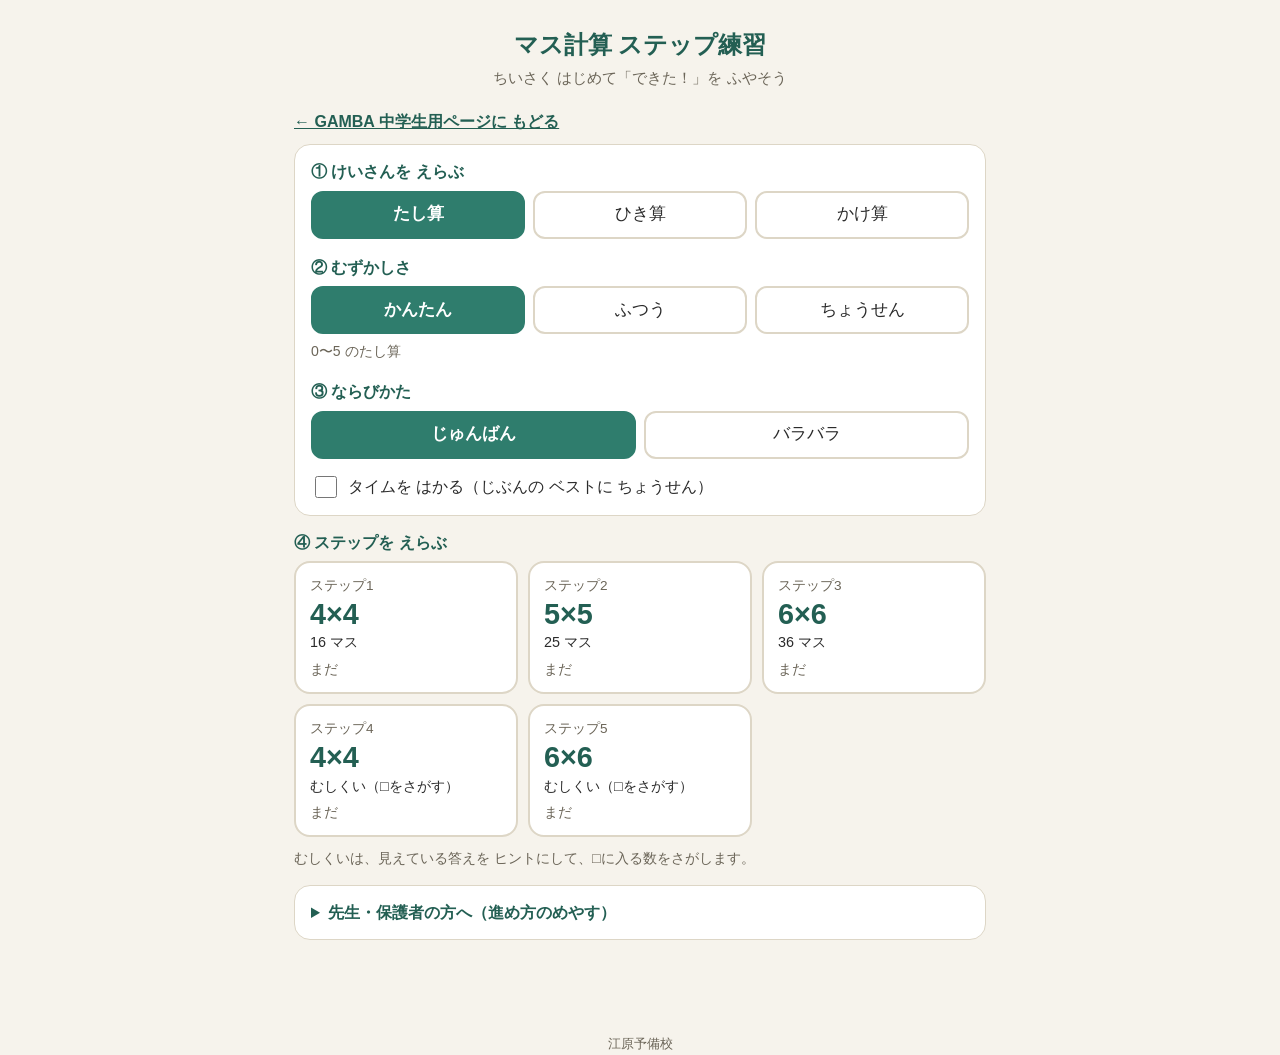
<file: gamba_masu_keisan.html>
<!DOCTYPE html>
<html lang="ja">
<head>
<meta charset="utf-8">
<meta name="viewport" content="width=device-width, initial-scale=1">
<title>マス計算ステップ練習｜江原予備校</title>
<style>
:root{--bg:#f6f3ec;--card:#fff;--ink:#2b2b2b;--sub:#6b6558;--main:#2f7d6d;--main-d:#235f53;--soft:#e3f1ed;--warn:#e8913a;--ok:#2f9d6a;--line:#ddd6c6;--head:#f1e7cf;color-scheme:light}
*{box-sizing:border-box}
body{margin:0;background:var(--bg);color:var(--ink);font-family:"Hiragino Maru Gothic ProN","BIZ UDPGothic","Yu Gothic",Meiryo,sans-serif;line-height:1.6}
.app{max-width:720px;margin:0 auto;padding:16px 14px 60px}
header{text-align:center;padding:10px 0 4px}
h1{font-size:1.5rem;margin:0;color:var(--main-d)}
.lead{margin:2px 0 14px;color:var(--sub);font-size:.95rem}
h2{font-size:1rem;margin:16px 0 6px;color:var(--main-d)}
.card{background:var(--card);border:1px solid var(--line);border-radius:16px;padding:14px 16px;margin-bottom:14px}
.seg{display:flex;flex-wrap:wrap;gap:8px}
.seg button{flex:1 1 90px;min-height:48px;font:inherit;font-size:1.05rem;border:2px solid var(--line);background:#fff;border-radius:12px;cursor:pointer;color:var(--ink)}
.seg button[aria-pressed="true"]{background:var(--main);border-color:var(--main);color:#fff;font-weight:bold}
.desc{font-size:.88rem;color:var(--sub);margin:6px 0 0;min-height:1.4em}
.chk{display:flex;gap:8px;align-items:center;margin-top:14px;font-size:1rem;cursor:pointer}
.chk input{width:22px;height:22px}
.steps{display:grid;grid-template-columns:repeat(auto-fit,minmax(200px,1fr));gap:10px}
.step{font:inherit;text-align:left;background:#fff;border:2px solid var(--line);border-radius:16px;padding:12px 14px;cursor:pointer;color:var(--ink)}
.step:hover,.step:focus-visible{border-color:var(--main);background:var(--soft)}
.step .no{font-size:.85rem;color:var(--sub)}
.step .big{font-size:1.8rem;font-weight:bold;color:var(--main-d);line-height:1.2}
.step .n{font-size:.9rem}
.step .rec{font-size:.85rem;margin-top:4px;color:var(--sub)}
.step.done .rec{color:var(--ok);font-weight:bold}
.note{font-size:.9rem;color:var(--sub)}
details.card summary{cursor:pointer;font-weight:bold;color:var(--main-d)}
details.card ul{margin:8px 0 0;padding-left:1.2em;font-size:.93rem}
details.card li{margin-bottom:6px}
/* play */
.bar-top{display:flex;justify-content:space-between;align-items:center;gap:8px;flex-wrap:wrap}
.ptitle{font-size:1.15rem;font-weight:bold;color:var(--main-d)}
.psub{font-size:.85rem;color:var(--sub)}
.timer{font-size:1.3rem;font-weight:bold;font-variant-numeric:tabular-nums;color:var(--sub)}
.prog{height:12px;background:#e7e1d2;border-radius:99px;overflow:hidden;margin:10px 0 4px}
.prog>div{height:100%;width:0;background:var(--main);transition:width .25s}
.ptxt{font-size:.85rem;color:var(--sub);text-align:right}
#say{min-height:2em;font-weight:bold;color:var(--main);text-align:center;margin:6px 0}
#say.warn{color:var(--warn)}
.dan{display:flex;flex-wrap:wrap;gap:8px}
.dan button{width:52px;height:52px;font:inherit;font-size:1.2rem;border:2px solid var(--line);background:#fff;border-radius:12px;cursor:pointer;color:var(--ink)}
.dan button[aria-pressed="true"]{background:var(--warn);border-color:var(--warn);color:#fff;font-weight:bold}
.dan .clr{width:auto;padding:0 14px;font-size:.95rem;color:var(--sub)}
.grid{display:grid;--cs:min(72px,calc((100vw - 48px - var(--c)*6px)/(var(--c) + 1)));grid-template-columns:repeat(calc(var(--c) + 1),var(--cs));gap:6px;justify-content:center;margin:8px 0 14px}
.cell{width:var(--cs);height:var(--cs);display:flex;align-items:center;justify-content:center;border-radius:10px;font-size:calc(var(--cs)*.42);font-weight:bold}
.corner{background:var(--main);color:#fff}
.head{background:var(--head);transition:background .15s}
.given{background:#ebe8e0;color:#444}
.hl{background:#cfe8e1!important;box-shadow:0 0 0 3px var(--main) inset}
input.cell{border:2px solid var(--line);background:#fff;text-align:center;font-family:inherit;padding:0;color:var(--ink);-moz-appearance:textfield}
input.cell::-webkit-outer-spin-button,input.cell::-webkit-inner-spin-button{-webkit-appearance:none;margin:0}
input.cell:focus{outline:3px solid var(--main);outline-offset:0;border-color:var(--main)}
input.cell.hin{border-style:dashed;border-color:var(--warn);background:#fff8ec}
input.cell.ok{background:#e5f5ec;border-color:var(--ok);color:#1c6b48}
input.cell.hint{background:#fdf3c8;border-color:#d9b84a;color:#7a5f00}
input.cell.bad{background:#fff1e0;border-color:var(--warn);animation:shake .3s}
@keyframes shake{25%{transform:translateX(-4px)}75%{transform:translateX(4px)}}
.row-btns{display:flex;flex-wrap:wrap;gap:8px;justify-content:center}
.btn{font:inherit;min-height:46px;padding:0 18px;border-radius:12px;border:2px solid var(--main);background:#fff;color:var(--main-d);cursor:pointer;font-size:1rem}
.btn.primary{background:var(--main);color:#fff}
.overlay{position:fixed;inset:0;background:rgba(40,40,30,.45);display:flex;align-items:center;justify-content:center;padding:16px;z-index:10}
.overlay[hidden],[hidden]{display:none!important}
.dlg{background:#fff;border-radius:20px;padding:22px 20px;max-width:420px;width:100%;text-align:center}
.dlg h2{font-size:1.5rem;margin:0 0 6px}
.dlg .star{font-size:2.4rem;color:#e0a82e;line-height:1}
.dlg p{margin:6px 0}
.dlg .row-btns{margin-top:14px}
#confetti{position:fixed;inset:0;pointer-events:none;overflow:hidden;z-index:11}
#confetti span{position:absolute;top:-20px;width:10px;height:14px;border-radius:2px;animation:fall linear forwards}
@keyframes fall{to{transform:translateY(110vh) rotate(540deg)}}
@media (prefers-reduced-motion:reduce){#confetti{display:none}input.cell.bad{animation:none}}
footer{text-align:center;color:var(--sub);font-size:.8rem;margin-top:20px}
</style>
</head>
<body>
<div class="app">
<header>
  <h1>マス計算 ステップ練習</h1>
  <p class="lead">ちいさく はじめて「できた！」を ふやそう</p>
</header>

<section id="home">
  <p style="margin:0 0 10px"><a href="gamba_chugaku_seito.html" style="color:var(--main-d);font-weight:bold">← GAMBA 中学生用ページに もどる</a></p>
  <div class="card">
    <h2 style="margin-top:0">① けいさんを えらぶ</h2>
    <div class="seg" id="segOp"></div>
    <div id="danBox" hidden>
      <h2>★ にがてな 段を えらぶ（かけ算のとき）</h2>
      <div class="dan" id="dan"></div>
      <p class="desc" id="danDesc"></p>
    </div>
    <h2>② むずかしさ</h2>
    <div class="seg" id="segLv"></div>
    <p class="desc" id="lvDesc"></p>
    <h2>③ ならびかた</h2>
    <div class="seg" id="segOrd"></div>
    <label class="chk"><input type="checkbox" id="chkTimer"> タイムを はかる（じぶんの ベストに ちょうせん）</label>
  </div>

  <h2 style="margin-top:4px">④ ステップを えらぶ</h2>
  <div class="steps" id="steps"></div>
  <p class="note" style="margin-top:10px">むしくいは、見えている答えを ヒントにして、□に入る数をさがします。</p>

  <details class="card">
    <summary>先生・保護者の方へ（進め方のめやす）</summary>
    <ul>
      <li>1回の練習は <b>1〜3分</b>、1日1〜2枚まで。短く終えて「できた」で締めくくります。</li>
      <li>4×4（16マス）→5×5（25マス）→6×6（36マス）の順で。6×6までで十分で、100マスは使いません。</li>
      <li>むしくいは、ふつうのマスがスムーズに解けるようになってから。足し算とひき算の関係に気づく練習になります。</li>
      <li>入力すると、その場で○×がわかります。まちがえても責めず、「もう一度」で直せます。つまずいたら「ヒント」を使えます。</li>
      <li>タイムは「前回の自分」とだけ比べます。ベストは、このブラウザに保存されます。</li>
    </ul>
  </details>
</section>

<section id="play" hidden>
  <div class="card">
    <div class="bar-top">
      <div><div class="ptitle" id="ptitle"></div><div class="psub" id="psub"></div></div>
      <div class="timer" id="timer" hidden>0.0秒</div>
    </div>
    <div class="prog"><div id="progBar"></div></div>
    <div class="ptxt" id="ptxt"></div>
    <div id="say" aria-live="polite">すきな マスから どうぞ</div>
    <div class="grid" id="grid"></div>
    <div class="row-btns">
      <button class="btn" id="btnHint">ヒント</button>
      <button class="btn" id="btnNew">あたらしい もんだい</button>
      <button class="btn" id="btnHome">もどる</button>
    </div>
  </div>
</section>
</div>

<div class="overlay" id="done" hidden>
  <div class="dlg">
    <div class="star">★</div>
    <h2>ぜんぶ できたね！</h2>
    <p id="doneMsg"></p>
    <p id="doneStat" class="note"></p>
    <div class="row-btns">
      <button class="btn primary" id="btnAgain">もういちど</button>
      <button class="btn" id="btnNext">つぎのステップへ</button>
      <button class="btn" id="btnHome2">もどる</button>
    </div>
  </div>
</div>
<div id="confetti"></div>
<footer>江原予備校</footer>

<script>
/*GEN-START*/
const OPS={add:{label:'たし算',sym:'＋',f:(a,b)=>a+b,inv:(ans,other)=>ans-other},
           sub:{label:'ひき算',sym:'－',f:(a,b)=>a-b,inv:(ans,other)=>ans+other},
           mul:{label:'かけ算',sym:'×',f:(a,b)=>a*b,inv:(ans,other)=>ans/other}};
const LEVELS={
  add:{1:{r:[0,5],c:[0,5]},2:{r:[1,9],c:[1,9]},3:{r:[10,19],c:[1,9]}},
  sub:{1:{r:[5,10],c:[0,5]},2:{r:[10,19],c:[1,9]},3:{r:[20,29],c:[1,9]}},
  mul:{1:{r:[1,6],c:[1,6]},2:{r:[1,9],c:[1,9]},3:{r:[11,19],c:[2,9]}}
};
const STEPS=[{n:4,mushi:false},{n:5,mushi:false},{n:6,mushi:false},{n:4,mushi:true},{n:6,mushi:true}];
function range(a,b){const r=[];for(let i=a;i<=b;i++)r.push(i);return r}
function shuffle(a){a=a.slice();for(let i=a.length-1;i>0;i--){const j=Math.floor(Math.random()*(i+1));[a[i],a[j]]=[a[j],a[i]]}return a}
function pickHeaders(vals,n,ordered){const p=shuffle(vals).slice(0,n);if(ordered)p.sort((x,y)=>x-y);return p}
/* 段をえらんだとき：C=えらんだ段の数(最大n)、R=相手の数の行数(最大9)。えらばないときは n×n */
function dims(stepIdx,danCount){
  const n=STEPS[stepIdx].n;
  if(!danCount)return {R:n,C:n};
  const C=Math.min(danCount,n);
  const R=C>=n?n:Math.min(9,Math.ceil(n*n/C));
  return {R,C};
}
function generate(opKey,lv,stepIdx,ordered,dan){
  const st=STEPS[stepIdx],L=LEVELS[opKey][lv],op=OPS[opKey];
  const useDan=opKey==='mul'&&Array.isArray(dan)&&dan.length>0;
  const {R,C}=dims(stepIdx,useDan?dan.length:0);
  let rows,cols;
  if(useDan){
    cols=pickHeaders(dan,C,ordered);
    rows=pickHeaders(lv===3?range(11,19):range(1,9),R,ordered);
  }else{
    rows=pickHeaders(range(L.r[0],L.r[1]),R,ordered);
    cols=pickHeaders(range(L.c[0],L.c[1]),C,ordered);
  }
  const ans=rows.map(r=>cols.map(c=>op.f(r,c)));
  const shown=Array.from({length:R},()=>Array(C).fill(false));
  let hideRow=-1,hideCol=-1;
  if(st.mushi){
    hideRow=Math.floor(Math.random()*R);
    hideCol=(C>=3&&R>=3)?Math.floor(Math.random()*C):-1;
    const colsOk=range(0,C-1).filter(j=>j!==hideCol),rowsOk=range(0,R-1).filter(i=>i!==hideRow);
    shuffle(colsOk).slice(0,C>=3?2:1).forEach(j=>{shown[hideRow][j]=true});
    if(hideCol>=0)shuffle(rowsOk).slice(0,2).forEach(i=>{shown[i][hideCol]=true});
    for(let i=0;i<R;i++)for(let j=0;j<C;j++){
      if(i===hideRow&&j===hideCol)continue;
      if(!shown[i][j]&&Math.random()<0.25)shown[i][j]=true;
    }
  }
  return {R,C,opKey,lv,stepIdx,mushi:st.mushi,rows,cols,ans,shown,hideRow,hideCol,
          dan:useDan?dan.slice():null,danCount:useDan?dan.length:0};
}
/*GEN-END*/

const LV_NAME={1:'かんたん',2:'ふつう',3:'ちょうせん'};
const LV_DESC={
  add:{1:'0〜5 のたし算',2:'1〜9 のたし算（くり上がりあり）',3:'10〜19 ＋ 1けた'},
  sub:{1:'10までのひき算',2:'10〜19 － 1けた（くり下がりあり）',3:'20〜29 － 1けた'},
  mul:{1:'1〜6 のかけ算',2:'九九（1〜9）',3:'11〜19 × 2〜9'}
};
const $=id=>document.getElementById(id);
const mem={};
const store={
  get(k){try{const v=localStorage.getItem(k);return v?JSON.parse(v):(mem[k]||null)}catch(e){return mem[k]||null}},
  set(k,v){mem[k]=v;try{localStorage.setItem(k,JSON.stringify(v))}catch(e){}}
};
let cfg=Object.assign({op:'add',lv:1,ordered:true,timer:false,dan:[]},store.get('masuCfg')||{});
if(!OPS[cfg.op])cfg.op='add';
if(!Array.isArray(cfg.dan))cfg.dan=[];
const curDan=()=>cfg.op==='mul'&&cfg.dan.length?cfg.dan.slice().sort((a,b)=>a-b):null;
const progKey=(op,lv,i,dan)=>`${op}-${lv}-${i}`+(op==='mul'&&dan&&dan.length?'-d'+dan.join(''):'');
let prog=store.get('masuProg')||{};
const saveCfg=()=>store.set('masuCfg',cfg);
const fmt=ms=>{const s=ms/1000;return s<60?s.toFixed(1)+'秒':Math.floor(s/60)+'分'+Math.round(s%60)+'秒'};

function seg(id,items,cur,pick){
  const box=$(id);box.innerHTML='';
  items.forEach(([v,label])=>{
    const b=document.createElement('button');b.type='button';b.textContent=label;
    b.setAttribute('aria-pressed',v===cur?'true':'false');
    b.onclick=()=>pick(v);box.appendChild(b);
  });
}
function stepName(i,dc){const s=STEPS[i],{R,C}=dims(i,dc||0);return `ステップ${i+1}　${R}×${C}${s.mushi?'（むしくい）':''}`}
function lvDescText(op,lv,dan){
  if(op==='mul'&&dan)return `えらんだ段 × ${lv===3?'11〜19':'1〜9'}`;
  return LV_DESC[op][lv];
}
function renderHome(){
  seg('segOp',Object.keys(OPS).map(k=>[k,OPS[k].label]),cfg.op,v=>{cfg.op=v;saveCfg();renderHome()});
  seg('segLv',[1,2,3].map(k=>[k,LV_NAME[k]]),cfg.lv,v=>{cfg.lv=v;saveCfg();renderHome()});
  const dan=curDan();
  $('lvDesc').textContent=lvDescText(cfg.op,cfg.lv,dan);
  $('danBox').hidden=cfg.op!=='mul';
  if(cfg.op==='mul'){
    const box=$('dan');box.innerHTML='';
    for(let d=1;d<=9;d++){
      const b=document.createElement('button');b.type='button';b.textContent=d;
      b.setAttribute('aria-label',d+'のだん');b.setAttribute('aria-pressed',cfg.dan.includes(d)?'true':'false');
      b.onclick=()=>{cfg.dan=cfg.dan.includes(d)?cfg.dan.filter(x=>x!==d):cfg.dan.concat(d);saveCfg();renderHome()};
      box.appendChild(b);
    }
    const c=document.createElement('button');c.type='button';c.className='clr';c.textContent='ぜんぶ はずす';
    c.onclick=()=>{cfg.dan=[];saveCfg();renderHome()};box.appendChild(c);
    $('danDesc').textContent=dan?`${dan.join('・')}の段だけの れんしゅうに なります。`:'えらばないときは、ぜんぶの段が まざります。';
  }
  seg('segOrd',[[true,'じゅんばん'],[false,'バラバラ']],cfg.ordered,v=>{cfg.ordered=v;saveCfg();renderHome()});
  $('chkTimer').checked=cfg.timer;
  const box=$('steps');box.innerHTML='';
  STEPS.forEach((s,i)=>{
    const p=prog[progKey(cfg.op,cfg.lv,i,dan)];
    const {R,C}=dims(i,dan?dan.length:0);
    const b=document.createElement('button');b.type='button';b.className='step'+(p&&p.clears?' done':'');
    b.innerHTML=`<div class="no">ステップ${i+1}</div><div class="big">${R}×${C}</div><div class="n">${s.mushi?'むしくい（□をさがす）':(R*C)+' マス'}${dan?'（'+dan.join('・')+'の段）':''}</div><div class="rec">${p&&p.clears?'★ '+p.clears+'回クリア'+(p.best?'　ベスト '+fmt(p.best):''):'まだ'}</div>`;
    b.onclick=()=>startGame(i);box.appendChild(b);
  });
}
$('chkTimer').onchange=e=>{cfg.timer=e.target.checked;saveCfg()};

/* ---- play ---- */
let game=null,inputs=[],rowEls=[],colEls=[],total=0,solved=0,misses=0,hints=0,t0=0,tick=null,okCount=0;
const PRAISE=['いいね！','その調子！','ナイス！','すごい！','じょうず！'];
function say(t,warn){const s=$('say');s.textContent=t;s.classList.toggle('warn',!!warn)}
function startGame(i){
  game=generate(cfg.op,cfg.lv,i,cfg.ordered,curDan());
  $('home').hidden=true;$('play').hidden=false;$('done').hidden=true;
  buildGrid(game);window.scrollTo(0,0);
}
function buildGrid(g){
  const grid=$('grid');grid.style.setProperty('--c',g.C);grid.innerHTML='';
  inputs=[];rowEls=[];colEls=[];solved=0;misses=0;hints=0;okCount=0;t0=0;clearInterval(tick);
  const sym=OPS[g.opKey].sym;
  $('ptitle').textContent=`${stepName(g.stepIdx,g.danCount)}　${OPS[g.opKey].label}`+(g.dan?`（${g.dan.join('・')}の段）`:'');
  $('psub').textContent=`${LV_NAME[g.lv]}：${lvDescText(g.opKey,g.lv,g.dan)}`+(g.mushi?'　□は、見えている答えからさがそう':'');
  const tm=$('timer');tm.hidden=!cfg.timer;tm.textContent='0.0秒';
  const corner=document.createElement('div');corner.className='cell corner';corner.textContent=sym;grid.appendChild(corner);

  const mk=(val,kind,r,c,label)=>{
    const inp=document.createElement('input');inp.type='text';inp.inputMode='numeric';inp.autocomplete='off';
    inp.className='cell'+(kind==='cell'?'':' hin');inp.maxLength=3;inp.setAttribute('aria-label',label);
    inp.dataset.ans=val;inp.dataset.kind=kind;inp.dataset.r=r;inp.dataset.c=c;
    inp.addEventListener('input',e=>{if(!e.isComposing)onInput(inp)});
    inp.addEventListener('compositionend',()=>onInput(inp));
    inp.addEventListener('focus',()=>setHl(inp));
    inp.addEventListener('keydown',e=>{if(e.key==='Enter'){e.preventDefault();focusNext(inp)}});
    inputs.push(inp);return inp;
  };
  g.cols.forEach((c,j)=>{
    let el;
    if(j===g.hideCol)el=mk(c,'colh',-1,j,'□ のところの数');
    else{el=document.createElement('div');el.className='cell head';el.textContent=c}
    colEls[j]=el;grid.appendChild(el);
  });
  g.rows.forEach((r,i)=>{
    let el;
    if(i===g.hideRow)el=mk(r,'rowh',i,-1,'□ のところの数');
    else{el=document.createElement('div');el.className='cell head';el.textContent=r}
    rowEls[i]=el;grid.appendChild(el);
    g.cols.forEach((c,j)=>{
      if(g.shown[i][j]){const d=document.createElement('div');d.className='cell given';d.textContent=g.ans[i][j];grid.appendChild(d)}
      else grid.appendChild(mk(g.ans[i][j],'cell',i,j,`${r} ${sym} ${c}`));
    });
  });
  total=inputs.length;updateProg();say('すきな マスから どうぞ');
  if(inputs[0])inputs[0].focus({preventScroll:true});
}
function setHl(inp){
  document.querySelectorAll('.hl').forEach(e=>e.classList.remove('hl'));
  const k=inp.dataset.kind,r=+inp.dataset.r,c=+inp.dataset.c;
  if(k==='cell'){rowEls[r].classList.add('hl');colEls[c].classList.add('hl')}
  else if(k==='rowh')rowEls[r].classList.add('hl');
  else colEls[c].classList.add('hl');
}
function startTimer(){
  if(t0)return;t0=Date.now();
  if(cfg.timer)tick=setInterval(()=>{$('timer').textContent=fmt(Date.now()-t0)},200);
}
function onInput(inp){
  if(inp.readOnly)return;
  startTimer();
  const v=inp.value.replace(/[０-９]/g,ch=>String.fromCharCode(ch.charCodeAt(0)-0xFEE0)).replace(/\D/g,'');
  inp.value=v;inp.classList.remove('bad');
  const a=inp.dataset.ans;
  if(v.length>=a.length){
    if(parseInt(v,10)===parseInt(a,10)){inp.value=a;lock(inp,'ok');okCount++;
      if(solved<total){
        const half=Math.ceil(total/2);
        if(solved===half)say('半分 きたよ！');
        else if(okCount%5===0)say(PRAISE[Math.floor(Math.random()*PRAISE.length)]);
      }
      afterSolve(inp);
    }else{
      misses++;inp.classList.add('bad');say('おしい！ もういちど',true);
      setTimeout(()=>inp.select(),0);
    }
  }
}
function lock(inp,cls){inp.readOnly=true;inp.classList.remove('bad');inp.classList.add(cls);solved++;updateProg()}
function afterSolve(inp){
  if(solved>=total){finish();return}
  focusNext(inp);
}
function focusNext(from){
  const idx=inputs.indexOf(from);
  for(let k=1;k<=inputs.length;k++){
    const n=inputs[(idx+k)%inputs.length];
    if(!n.readOnly){n.focus();return}
  }
}
function updateProg(){
  $('progBar').style.width=(total?solved/total*100:0)+'%';
  $('ptxt').textContent=`${solved} / ${total} マス`;
}
$('btnHint').onclick=()=>{
  if(!game)return;
  let t=document.activeElement;
  if(!(inputs.includes(t))||t.readOnly)t=inputs.find(i=>!i.readOnly);
  if(!t)return;
  startTimer();t.value=t.dataset.ans;hints++;lock(t,'hint');say('ヒントを つかったよ。つぎも がんばろう');
  afterSolve(t);
};
$('btnNew').onclick=()=>{if(game)startGame(game.stepIdx)};
function goHome(){clearInterval(tick);game=null;$('done').hidden=true;$('play').hidden=true;$('home').hidden=false;renderHome();window.scrollTo(0,0)}
$('btnHome').onclick=goHome;$('btnHome2').onclick=goHome;
$('btnAgain').onclick=()=>startGame(game.stepIdx);
$('btnNext').onclick=()=>startGame(Math.min(game.stepIdx+1,STEPS.length-1));

function finish(){
  clearInterval(tick);
  const ms=Date.now()-t0,g=game,key=progKey(g.opKey,g.lv,g.stepIdx,g.dan);
  const p=prog[key]||{clears:0,best:null};p.clears++;
  let newBest=false;
  if(cfg.timer&&hints===0&&(!p.best||ms<p.best)){newBest=!!p.best;p.best=ms}
  prog[key]=p;store.set('masuProg',prog);
  let msg=misses===0&&hints===0?'ミスなし！ すばらしい！':misses<=3?'よくがんばりました！':'さいごまで やりきったね。もう一度やると もっとスムーズになるよ。';
  $('doneMsg').textContent=msg;
  const stat=[];
  if(cfg.timer)stat.push('タイム '+fmt(ms)+(newBest?'（ベストこうしん！）':''));
  stat.push('まちがい '+misses+'回');
  if(hints)stat.push('ヒント '+hints+'回');
  $('doneStat').textContent=stat.join('　');
  $('btnNext').hidden=g.stepIdx>=STEPS.length-1;
  $('done').hidden=false;confetti();
}
function confetti(){
  const w=$('confetti');w.innerHTML='';
  const cols=['#2f7d6d','#e8913a','#e0a82e','#d9617a','#5a8fd6'];
  for(let i=0;i<30;i++){
    const s=document.createElement('span');
    s.style.left=Math.random()*100+'%';s.style.background=cols[i%cols.length];
    s.style.animationDuration=(1.8+Math.random()*1.4)+'s';s.style.animationDelay=(Math.random()*.5)+'s';
    w.appendChild(s);
  }
  setTimeout(()=>{w.innerHTML=''},4000);
}
renderHome();
</script>
</body>
</html>
</file>
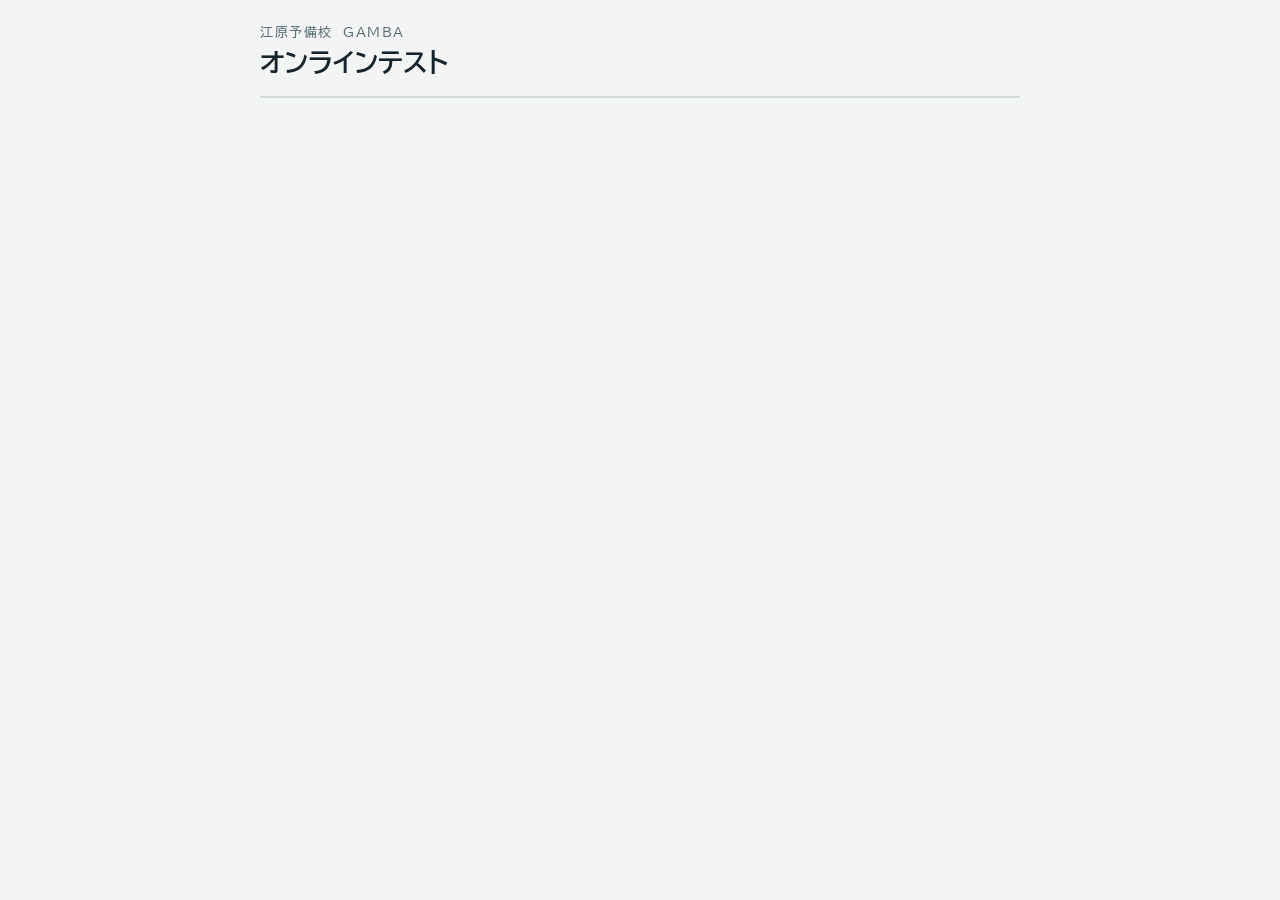
<file: online-test/source/student_tpl.html>
<title>GAMBA オンラインテスト</title>
<meta name="claude:viewport-fit-sides" content="cover">
<link rel="preconnect" href="https://fonts.googleapis.com">
<link rel="stylesheet" href="https://fonts.googleapis.com/css2?family=BIZ+UDPGothic:wght@400;700&display=swap">
<style id="kcss">
__KATEXCSS__
</style>
<style>
/* Layout: 上に教科タブ、下に単元カード。テスト中は1問ずつ読める縦長の問題リスト＋固定の採点バー。 */
:root{
  --bg:#f2f5f4; --panel:#ffffff; --ink:#16252b; --muted:#566a72; --line:#d3dcdc;
  --accent:#0e6770; --accent-ink:#ffffff; --accent-soft:#dcedee;
  --ok:#1b7a4a; --ok-soft:#dff1e6; --ng:#b3382c; --ng-soft:#f8e2de; --mark:#c98a10;
  --font:'BIZ UDPGothic','Hiragino Sans','Yu Gothic','Noto Sans JP',system-ui,sans-serif;
}
@media (prefers-color-scheme: dark){:root:not([data-theme="light"]){
  --bg:#10191c; --panel:#18262a; --ink:#e6eef0; --muted:#9db1b7; --line:#2c4046;
  --accent:#5fc3cc; --accent-ink:#06282c; --accent-soft:#1c3b40;
  --ok:#62d49a; --ok-soft:#173a29; --ng:#ff8d80; --ng-soft:#42201c; --mark:#e8b64a; color-scheme:dark;}}
:root[data-theme="dark"]{
  --bg:#10191c; --panel:#18262a; --ink:#e6eef0; --muted:#9db1b7; --line:#2c4046;
  --accent:#5fc3cc; --accent-ink:#06282c; --accent-soft:#1c3b40;
  --ok:#62d49a; --ok-soft:#173a29; --ng:#ff8d80; --ng-soft:#42201c; --mark:#e8b64a; color-scheme:dark;}
*{box-sizing:border-box}
body{background:var(--bg);color:var(--ink);font-family:var(--font);font-size:17px;line-height:1.75;margin:0;
  padding-left:max(16px,env(safe-area-inset-left,0px));padding-right:max(16px,env(safe-area-inset-right,0px));padding-block:0 28px}
.wrap{max-width:760px;margin:0 auto}
header.top{padding-top:22px;padding-bottom:6px}
.brand{font-size:.8rem;letter-spacing:.12em;color:var(--muted);margin:0}
.brandrow{display:flex;justify-content:space-between;align-items:center;gap:10px}
.tpanel{background:var(--panel);border:1px solid var(--line);border-radius:10px;padding:18px;margin-top:20px}
.tpanel input[type=password]{font:inherit;font-size:1rem;padding:10px 12px;border:2px solid var(--line);border-radius:8px;background:var(--bg);color:var(--ink);width:100%;max-width:280px}
.err{color:var(--ng);font-weight:700;margin:8px 0 0;min-height:1.6em}
.trow{display:flex;flex-wrap:wrap;gap:8px;align-items:center;margin:6px 0}
.trow .lb{min-width:4.5em;font-weight:700}
.tframe{width:100%;border:1px solid var(--line);border-radius:8px;background:#fff;margin-top:10px;min-height:300px}
.btn.sm{padding:5px 12px;min-height:36px;font-size:.92rem}
h1{font-size:1.6rem;line-height:1.3;margin:2px 0 14px;text-wrap:balance}
.tabs{display:flex;gap:6px;overflow-x:auto;padding-bottom:2px;border-bottom:2px solid var(--line)}
.tab{font:inherit;font-weight:700;border:0;background:none;color:var(--muted);padding:10px 14px;cursor:pointer;white-space:nowrap;border-bottom:4px solid transparent;margin-bottom:-2px}
.tab[aria-selected="true"]{color:var(--accent);border-bottom-color:var(--accent)}
.tab:focus-visible,.btn:focus-visible,.choice:focus-within{outline:3px solid var(--mark);outline-offset:2px}
h2.sec{font-size:1.05rem;margin:28px 0 10px;color:var(--ink)}
.group{background:var(--panel);border:1px solid var(--line);border-radius:10px;padding:14px 16px;margin-bottom:10px}
.group h3{font-size:1.02rem;margin:0 0 10px;line-height:1.5}
.btns{display:flex;flex-wrap:wrap;gap:8px}
.btn{font:inherit;font-weight:700;border:2px solid var(--accent);background:var(--panel);color:var(--accent);border-radius:8px;padding:9px 16px;cursor:pointer;min-height:44px}
.btn small{display:block;font-weight:400;font-size:.72rem;color:var(--muted);line-height:1.3}
.btn:hover{background:var(--accent-soft)}
.btn.primary{background:var(--accent);color:var(--accent-ink)}
.btn.primary:hover{filter:brightness(1.08)}
.btn[disabled]{opacity:.45;cursor:not-allowed}
.empty{background:var(--panel);border:1px dashed var(--line);border-radius:10px;padding:26px 18px;color:var(--muted);margin-top:22px}
.empty b{color:var(--ink);display:block;margin-bottom:4px}
/* test */
.testbar{position:sticky;top:env(safe-area-inset-top,0px);z-index:5;background:var(--bg);padding:10px 0 8px;border-bottom:1px solid var(--line)}
body::before{content:"";position:fixed;inset:0 0 auto;height:env(safe-area-inset-top,0px);z-index:10;background:var(--bg)}
.testbar .row{display:flex;align-items:center;justify-content:space-between;gap:10px}
.testbar .ttl{font-weight:700;font-size:.98rem;line-height:1.4;min-width:0}
.link{font:inherit;background:none;border:0;color:var(--accent);text-decoration:underline;cursor:pointer;padding:6px 0;white-space:nowrap}
.bar{height:8px;background:var(--line);border-radius:4px;margin-top:8px;overflow:hidden}
.bar i{display:block;height:100%;background:var(--accent);width:0;transition:width .2s}
.catlabel{font-size:.82rem;color:var(--accent);font-weight:700;margin:26px 0 8px;letter-spacing:.04em}
.q{background:var(--panel);border:1px solid var(--line);border-radius:10px;padding:14px 16px;margin-bottom:12px}
.q .qt{margin:0 0 10px;font-size:1.04rem;line-height:1.8}
.q .no{display:inline-block;min-width:2.6em;font-weight:700;color:var(--accent)}
.choices{display:grid;gap:8px}
.choice{display:flex;gap:10px;align-items:center;border:2px solid var(--line);border-radius:8px;padding:9px 12px;cursor:pointer;min-height:46px;background:var(--bg)}
.choice input{position:absolute;opacity:0;pointer-events:none}
.choice .lt{flex:none;width:1.9em;height:1.9em;border-radius:50%;border:2px solid var(--muted);display:grid;place-items:center;font-weight:700;font-size:.9rem;color:var(--muted)}
.choice.sel{border-color:var(--accent);background:var(--accent-soft)}
.choice.sel .lt{background:var(--accent);border-color:var(--accent);color:var(--accent-ink)}
.choice span.tx{min-width:0;overflow-wrap:anywhere}
.locked .choice{cursor:default}
.choice.right{border-color:var(--ok);background:var(--ok-soft)}
.choice.right .lt{background:var(--ok);border-color:var(--ok);color:#fff}
.choice.wrongsel{border-color:var(--ng);background:var(--ng-soft)}
.choice.wrongsel .lt{background:var(--ng);border-color:var(--ng);color:#fff}
.tag{margin-left:auto;font-size:.78rem;font-weight:700;white-space:nowrap}
.right .tag{color:var(--ok)} .wrongsel .tag{color:var(--ng)}
.verdict{font-weight:700;margin:0 0 6px;font-size:.92rem}
.verdict.ok{color:var(--ok)} .verdict.ng{color:var(--ng)}
.submitbar{position:sticky;bottom:0;z-index:5;background:var(--bg);padding:12px 0 calc(12px + env(safe-area-inset-bottom,0px));border-top:1px solid var(--line);display:flex;align-items:center;gap:12px;justify-content:space-between;margin-top:8px}
.submitbar .msg{font-size:.9rem;color:var(--muted)}
/* result */
.score{background:var(--panel);border:1px solid var(--line);border-radius:10px;padding:18px 18px 16px;margin-top:16px}
.score .big{font-size:2.6rem;font-weight:700;line-height:1.1;font-variant-numeric:tabular-nums}
.score .big small{font-size:1.1rem;font-weight:400;color:var(--muted)}
.score .pass{display:inline-block;margin-left:10px;padding:2px 12px;border-radius:99px;font-weight:700;font-size:.9rem;vertical-align:middle}
.pass.y{background:var(--ok-soft);color:var(--ok)} .pass.n{background:var(--ng-soft);color:var(--ng)}
.cats{display:grid;gap:10px;margin-top:14px}
.cat{display:grid;grid-template-columns:minmax(0,1fr) auto;gap:2px 12px;align-items:center}
.cat .nm{font-size:.92rem;line-height:1.5}
.cat .ct{font-variant-numeric:tabular-nums;font-weight:700;font-size:.95rem;text-align:right}
.cat .meter{grid-column:1/-1;height:8px;border-radius:4px;background:var(--line);overflow:hidden}
.cat .meter i{display:block;height:100%}
.cat.good .meter i{background:var(--ok)} .cat.rev .meter i{background:var(--mark)}
.note{font-size:.88rem;color:var(--muted);margin:10px 0 0}
.filters{display:flex;gap:8px;margin:18px 0 4px;flex-wrap:wrap}
.chip{font:inherit;font-size:.9rem;border:2px solid var(--line);background:var(--panel);color:var(--ink);border-radius:99px;padding:6px 14px;cursor:pointer}
.chip[aria-pressed="true"]{border-color:var(--accent);background:var(--accent-soft);color:var(--accent);font-weight:700}
i.v{font-family:'Times New Roman','Noto Serif JP',serif;font-style:italic;padding:0 .04em}
.katex{font-size:1.12em;white-space:nowrap}
.fr{display:inline-flex;flex-direction:column;vertical-align:middle;text-align:center;line-height:1.15;margin:0 .15em;font-size:.92em}
.fr>span:first-child{border-bottom:1.5px solid currentColor;padding:0 .2em}
.fr>span:last-child{padding:0 .2em}
@media (min-width:640px){.choices{grid-template-columns:1fr 1fr}}
@media (prefers-reduced-motion:reduce){.bar i{transition:none}}
</style>
<div class="wrap">
<header class="top">
  <div class="brandrow"><p class="brand">江原予備校　GAMBA</p></div>
  <h1>オンラインテスト</h1>
  <div class="tabs" role="tablist" id="tabs"></div>
</header>
<main id="main"></main>
</div>
<script>
var DATA=__DATA__;var SHEETS=__SHEETS__;var TENC="__TENC__";var TDATA=null;
var LET=['ア','イ','ウ','エ'];
var state={subj:'math',set:null,ans:[],done:false,filter:'all',t:null,tv:null};
function $(i){return document.getElementById(i);}
function h(t,a,c){var e=document.createElement(t);if(a)for(var k in a){if(k==='class')e.className=a[k];else if(k==='html')e.innerHTML=a[k];else e.setAttribute(k,a[k]);}
  (c||[]).forEach(function(x){if(x==null)return;e.appendChild(typeof x==='string'?document.createTextNode(x):x);});return e;}
function subjById(id){for(var i=0;i<DATA.length;i++)if(DATA[i].id===id)return DATA[i];return DATA[0];}
function renderTabs(){var t=$('tabs');t.innerHTML='';DATA.forEach(function(s){
  var b=h('button',{class:'tab',role:'tab','aria-selected':String(s.id===state.subj)},[s.name]);
  b.onclick=function(){state.subj=s.id;state.set=null;state.t=null;try{history.replaceState(null,'','#'+s.id);}catch(e){}render();window.scrollTo(0,0);};t.appendChild(b);});}
function findSet(id){for(var a=0;a<DATA.length;a++)for(var b=0;b<DATA[a].sections.length;b++)for(var c=0;c<DATA[a].sections[b].groups.length;c++){var g=DATA[a].sections[b].groups[c];for(var d=0;d<g.sets.length;d++)if(g.sets[d].id===id)return g.sets[d];}return null;}
function renderHome(){
  var m=$('main');m.innerHTML='';var s=subjById(state.subj);
  if(!s.sections.length){m.appendChild(h('div',{class:'empty'},[h('b',{},[s.name+'のテストは準備中です']),'問題ができしだい、ここに入ります。']));return;}
  s.sections.forEach(function(sec){
    m.appendChild(h('h2',{class:'sec'},[sec.name]));
    sec.groups.forEach(function(g){
      var g1=h('div',{class:'group'},[h('h3',{},[g.name])]);var bs=h('div',{class:'btns'});
      g.sets.forEach(function(st){var b=h('button',{class:'btn'},[st.label,h('small',{},['全'+st.n+'問・約'+st.min+'分'])]);b.onclick=function(){openSet(st.id);};bs.appendChild(b);});
      g1.appendChild(bs);
      var pr=h('div',{class:'btns prow'});
      var b1=h('button',{class:'btn sm',type:'button'},['問題を見る・印刷']);b1.onclick=function(){openSheet(g,'s');};
      var b2=h('button',{class:'btn sm',type:'button'},['講師用（合言葉）']);b2.onclick=function(){teacherOpen(g);};
      pr.appendChild(b1);pr.appendChild(b2);g1.appendChild(pr);m.appendChild(g1);});
  });
}
function openSet(id){state.set=findSet(id);state.ans=new Array(state.set.qs.length).fill(-1);state.done=false;state.filter='all';render();window.scrollTo(0,0);}
function title(st){return (st.title.indexOf('第')>=0||st.label==='テストをはじめる')?st.title:st.title;}
function renderQ(st,i,showRes){
  var q=st.qs[i];var wrap=h('div',{class:'q',id:'q'+i});
  var ok=state.ans[i]===q.a;
  if(showRes)wrap.appendChild(h('p',{class:'verdict '+(ok?'ok':'ng')},[ok?'○ せいかい':'× ざんねん（正しい答えは '+LET[q.a]+'）']));
  wrap.appendChild(h('p',{class:'qt'},[h('span',{class:'no'},['問'+(i+1)]),h('span',{html:q.q})]));
  var ch=h('div',{class:'choices'+(showRes?' locked':'')});
  q.ch.forEach(function(t,j){
    var cls='choice'+(state.ans[i]===j?' sel':'');var tag=null;
    if(showRes){if(j===q.a){cls+=' right';tag=h('span',{class:'tag'},['正解']);}else if(state.ans[i]===j){cls+=' wrongsel';tag=h('span',{class:'tag'},['あなたの答え']);}}
    var lab=h('label',{class:cls},[h('input',{type:'radio',name:'q'+i,id:'q'+i+'c'+j,value:String(j)}),h('span',{class:'lt'},[LET[j]]),h('span',{class:'tx',html:t}),tag]);
    var inp=lab.firstChild;if(state.ans[i]===j)inp.checked=true;if(showRes)inp.disabled=true;
    inp.onchange=function(){state.ans[i]=j;updateAfterPick(i);};
    ch.appendChild(lab);});
  wrap.appendChild(ch);return wrap;}
function updateAfterPick(i){
  var st=state.set;var qs=document.querySelectorAll('#q'+i+' .choice');qs.forEach(function(l,j){l.classList.toggle('sel',state.ans[i]===j);});
  var n=state.ans.filter(function(a){return a>=0;}).length;var tot=st.qs.length;
  $('prog').textContent=n+' / '+tot+' 問 答えた';$('barfill').style.width=(100*n/tot)+'%';
  var b=$('submit');b.disabled=n<tot;$('submsg').textContent=n<tot?'あと'+(tot-n)+'問で採点できます':'全部答えました。採点できます。';}
function renderTest(){
  var m=$('main');m.innerHTML='';var st=state.set;var tot=st.qs.length;
  var n=state.ans.filter(function(a){return a>=0;}).length;
  var back=h('button',{class:'link'},['← 一覧にもどる']);back.onclick=function(){state.set=null;render();window.scrollTo(0,0);};
  m.appendChild(h('div',{class:'testbar'},[h('div',{class:'row'},[h('div',{class:'ttl'},[st.title+(st.label!=='テストをはじめる'?'':'')]),back]),
    h('div',{class:'row'},[h('div',{id:'prog',class:'note',style:'margin:6px 0 0'},[n+' / '+tot+' 問 答えた'])]),
    h('div',{class:'bar'},[h('i',{id:'barfill',style:'width:'+(100*n/tot)+'%'})])]));
  var last=-1;
  st.qs.forEach(function(q,i){
    if(st.cats.length>1&&q.c!==last){last=q.c;m.appendChild(h('div',{class:'catlabel',html:st.cats[q.c][0]}));}
    m.appendChild(renderQ(st,i,false));});
  var sb=h('button',{class:'btn primary',id:'submit'},['採点する']);sb.disabled=n<tot;
  sb.onclick=function(){state.done=true;render();window.scrollTo(0,0);};
  m.appendChild(h('div',{class:'submitbar'},[h('div',{class:'msg',id:'submsg'},[n<tot?'あと'+(tot-n)+'問で採点できます':'全部答えました。採点できます。']),sb]));
}
function renderResult(){
  var m=$('main');m.innerHTML='';var st=state.set;var tot=st.qs.length;
  var right=0;st.qs.forEach(function(q,i){if(state.ans[i]===q.a)right++;});
  var back=h('button',{class:'link'},['← 一覧にもどる']);back.onclick=function(){state.set=null;render();window.scrollTo(0,0);};
  m.appendChild(h('div',{class:'testbar'},[h('div',{class:'row'},[h('div',{class:'ttl'},[st.title+'　結果']),back])]));
  var sc=h('div',{class:'score'});
  var big=h('div',{class:'big'},[String(right),h('small',{},[' / '+tot+' 問'])]);
  if(st.pass_){big.appendChild(h('span',{class:'pass '+(right>=st.pass_?'y':'n')},[right>=st.pass_?'合格':'あと'+(st.pass_-right)+'問で合格']));}
  sc.appendChild(big);
  if(st.pass_)sc.appendChild(h('p',{class:'note'},['合格ラインは '+st.pass_+' 問以上です。']));
  if(st.cats.length>1){
    var cc=h('div',{class:'cats'});
    st.cats.forEach(function(c,ci){var t=0,r=0;st.qs.forEach(function(q,i){if(q.c===ci){t++;if(state.ans[i]===q.a)r++;}});
      if(!t)return;var good=r/t>=0.75;
      var row=h('div',{class:'cat '+(good?'good':'rev')},[h('div',{class:'nm',html:c[0]}),h('div',{class:'ct'},[r+' / '+t+(good?'':'　復習しよう')]),h('div',{class:'meter'},[h('i',{style:'width:'+(100*r/t)+'%'})])]);
      cc.appendChild(row);});
    sc.appendChild(h('p',{class:'note',style:'margin-top:14px'},['分類ごとの正解数']));sc.appendChild(cc);
    sc.appendChild(h('p',{class:'note'},['「復習しよう」の分類は、先生といっしょに見直しましょう。']));
  }
  var fk='gamba_feel_'+st.id,fv='';try{fv=localStorage.getItem(fk)||'';}catch(e){}
  var fb=h('div',{class:'feel'});fb.appendChild(h('p',{class:'note',style:'margin-top:14px'},['このテストの内容は、どうでしたか？']));
  var fr=h('div',{class:'btns'}),fm=h('p',{class:'note feelmsg'},['']);
  function showFeel(v){fm.textContent=v==='ng'?'先生に「'+st.title+'」をもう一度教えてほしいと伝えましょう。':(v==='ok'?'よくがんばりました。':'');}
  [['ok','わかった'],['ng','少し不安、もう一度教えてほしい']].forEach(function(x){var b=h('button',{class:'chip','aria-pressed':String(fv===x[0]),type:'button'},[x[1]]);
    b.onclick=function(){fv=x[0];try{localStorage.setItem(fk,fv);}catch(e){}fr.querySelectorAll('button').forEach(function(y,i){y.setAttribute('aria-pressed',String(['ok','ng'][i]===fv));});showFeel(fv);};fr.appendChild(b);});
  showFeel(fv);fb.appendChild(fr);fb.appendChild(fm);sc.appendChild(fb);
  m.appendChild(sc);
  var f=h('div',{class:'filters'});
  [['all','全部の問題'],['ng','まちがえた問題だけ']].forEach(function(x){var b=h('button',{class:'chip','aria-pressed':String(state.filter===x[0])},[x[1]]);b.onclick=function(){state.filter=x[0];renderResult();};f.appendChild(b);});
  m.appendChild(f);
  var shown=0;st.qs.forEach(function(q,i){if(state.filter==='ng'&&state.ans[i]===q.a)return;shown++;m.appendChild(renderQ(st,i,true));});
  if(!shown)m.appendChild(h('div',{class:'empty'},[h('b',{},['まちがえた問題はありません']),'全問正解です。']));
  var again=h('button',{class:'btn primary'},['もう一度やる']);again.onclick=function(){openSet(st.id);};
  var home=h('button',{class:'btn'},['一覧にもどる']);home.onclick=function(){state.set=null;render();window.scrollTo(0,0);};
  m.appendChild(h('div',{class:'btns',style:'margin-top:18px'},[again,home]));
}


function b64(x){var b=atob(x),u=new Uint8Array(b.length);for(var i=0;i<b.length;i++)u[i]=b.charCodeAt(i);return u;}
async function gunzip(u8){var ds=new DecompressionStream('gzip');var w=ds.writable.getWriter();w.write(u8);w.close();return new Response(ds.readable).text();}
async function unlock(pass){var raw=b64(TENC),salt=raw.slice(0,16),iv=raw.slice(16,28),ct=raw.slice(28);
  var km=await crypto.subtle.importKey('raw',new TextEncoder().encode(pass),'PBKDF2',false,['deriveKey']);
  var key=await crypto.subtle.deriveKey({name:'PBKDF2',salt:salt,iterations:200000,hash:'SHA-256'},km,{name:'AES-GCM',length:256},false,['decrypt']);
  var pt=await crypto.subtle.decrypt({name:'AES-GCM',iv:iv},key,ct);return JSON.parse(await gunzip(new Uint8Array(pt)));}
function sheetDoc(body,title){return '<!doctype html><html lang="ja"><head><meta charset="utf-8"><title>'+title+'</title><style>'+$('kcss').textContent+'\n'+SHEETS.css+'</style></head><body>'+body+'</body></html>';}
function showSheet(g,body,label){
  var m=$('main');m.innerHTML='';window.scrollTo(0,0);
  var back=h('button',{class:'link'},['← 一覧にもどる']);back.onclick=function(){render();window.scrollTo(0,0);};
  m.appendChild(h('div',{class:'testbar'},[h('div',{class:'row'},[h('div',{class:'ttl'},[g.name+'　'+label]),back])]));
  var doc=sheetDoc(body,g.name+' '+label);
  var bar=h('div',{class:'btns',style:'margin:10px 0'});
  var pb=h('button',{class:'btn sm',type:'button'},['印刷する']);var sv=h('button',{class:'btn sm',type:'button'},['ファイルに保存']);
  var msg=h('p',{class:'note'},['印刷できないときは「ファイルに保存」したファイルを開き、ブラウザの印刷（Ctrl+P／⌘P）を使ってください。']);
  var fr=h('iframe',{class:'tframe',title:label});fr.srcdoc=doc;
  fr.onload=function(){try{fr.style.height=(fr.contentDocument.documentElement.scrollHeight+24)+'px';}catch(e){fr.style.height='1200px';}};
  pb.onclick=function(){try{fr.contentWindow.focus();fr.contentWindow.print();}catch(e){msg.textContent='この画面からは印刷できませんでした。「ファイルに保存」から保存したファイルを開いて印刷してください。';}};
  sv.onclick=async function(){try{var d=await claude.use('downloads');if(!d){msg.textContent='この画面では保存できません。';return;}
    await d.save({filename:g.name.replace(/[\\\/:*?"<>|\s　]+/g,'_')+'_'+label+'.html',data:doc});}catch(e){if(!e||e.code!=='declined')msg.textContent='保存できませんでした。';}};
  bar.appendChild(pb);bar.appendChild(sv);m.appendChild(bar);m.appendChild(msg);m.appendChild(fr);}
function openSheet(g,k){showSheet(g,SHEETS.s[g.k],'問題');}
function teacherOpen(g){
  if(TDATA)return teacherList(g);
  var m=$('main');m.innerHTML='';window.scrollTo(0,0);
  var back=h('button',{class:'link'},['← 一覧にもどる']);back.onclick=function(){render();};
  m.appendChild(h('div',{class:'testbar'},[h('div',{class:'row'},[h('div',{class:'ttl'},['講師用　'+g.name]),back])]));
  var f=h('div',{class:'score'},[h('p',{class:'note'},['合言葉を入力してください。']),
    h('input',{type:'password',id:'tpass',autocomplete:'off',style:'font:inherit;padding:10px;border:1px solid var(--line);border-radius:8px;background:var(--panel);color:var(--ink);width:100%;max-width:280px'}),
    h('p',{class:'note',id:'terr',style:'color:var(--ng)'},['']),h('div',{class:'btns'},[h('button',{class:'btn sm',id:'tok',type:'button'},['開く'])])]);
  m.appendChild(f);
  async function go(){try{TDATA=await unlock($('tpass').value);teacherList(g);}catch(e){$('terr').textContent='合言葉がちがいます。';}}
  $('tok').onclick=go;$('tpass').onkeydown=function(e){if(e.key==='Enter')go();};$('tpass').focus();}
function teacherList(g){
  var m=$('main');m.innerHTML='';window.scrollTo(0,0);
  var back=h('button',{class:'link'},['← 一覧にもどる']);back.onclick=function(){render();};
  m.appendChild(h('div',{class:'testbar'},[h('div',{class:'row'},[h('div',{class:'ttl'},['講師用　'+g.name]),back])]));
  var d=TDATA[g.k];var bs=h('div',{class:'btns',style:'margin-top:14px'});
  [['p','問題を見る・印刷','問題（講師用）'],['a','解答解説を見る・印刷','解答解説（講師用）']].forEach(function(x){var b=h('button',{class:'btn'},[x[1]]);b.onclick=function(){showSheet(g,d[x[0]],x[2]);};bs.appendChild(b);});
  m.appendChild(bs);}
function render(){renderTabs();if(!state.set)renderHome();else if(!state.done)renderTest();else renderResult();}
(function(){var hs=(location.hash||'').replace('#','');for(var i=0;i<DATA.length;i++)if(DATA[i].id===hs)state.subj=hs;render();})();
</script>
</file>
